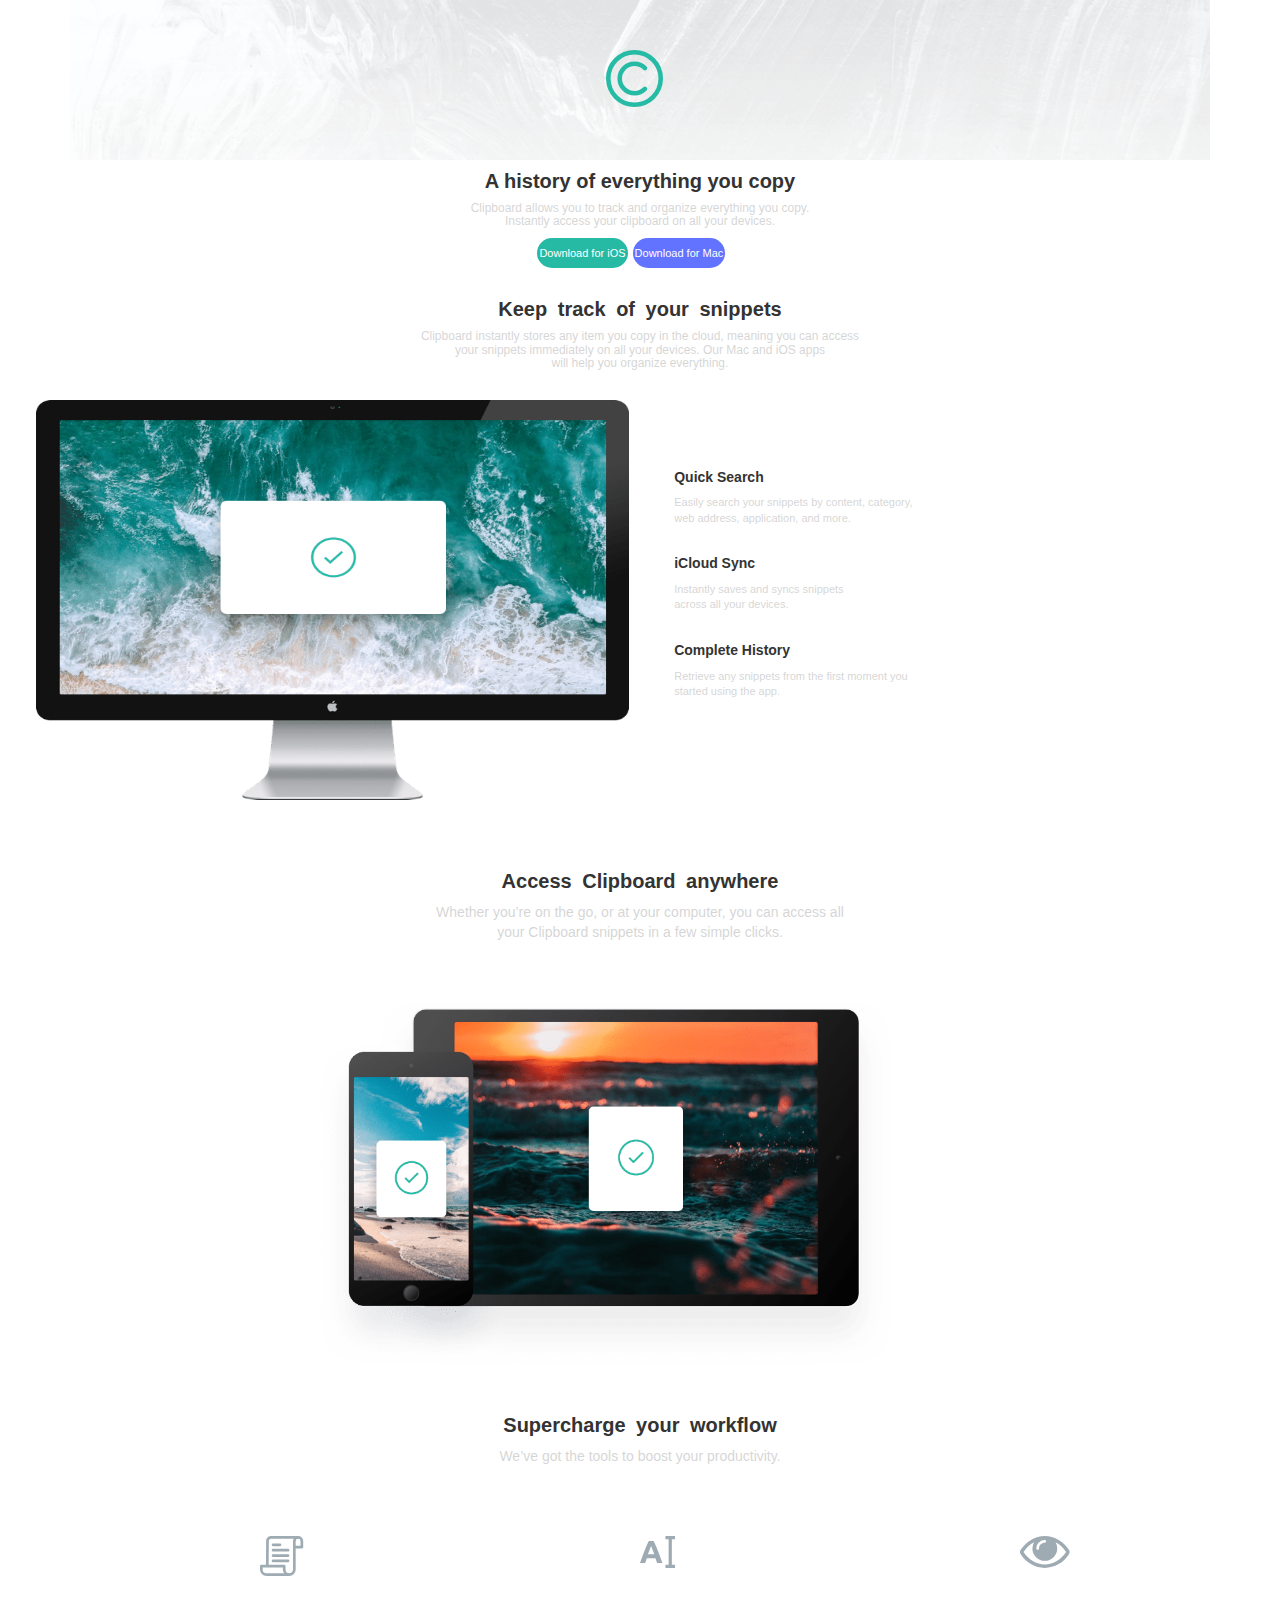
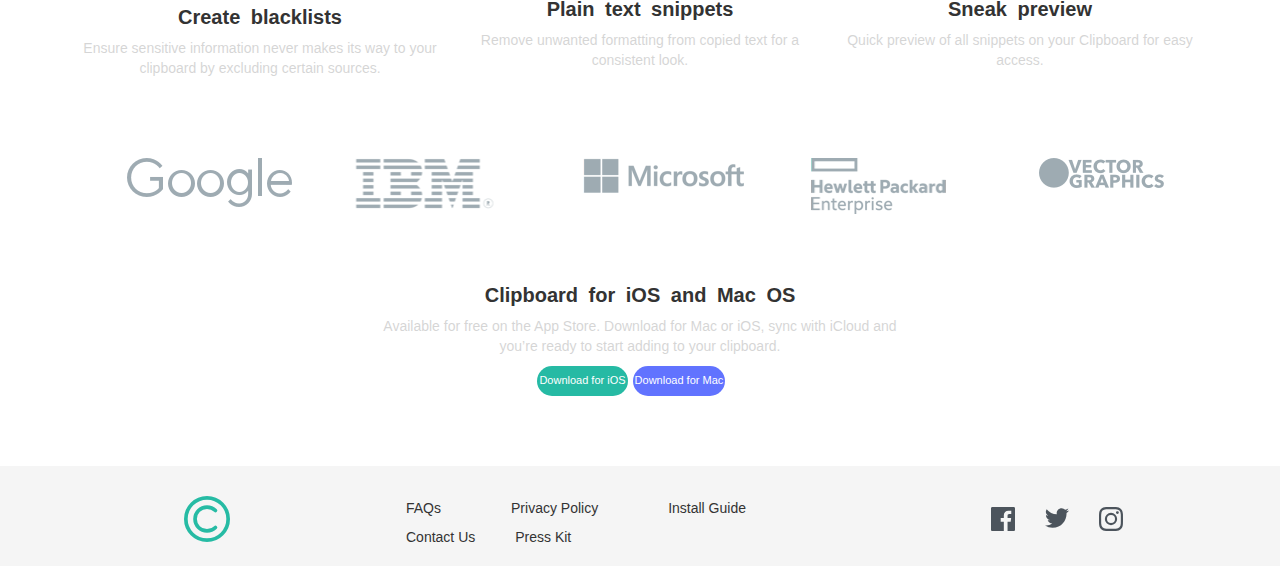
<file: clipboard-landing-page-master/index.html>
<!DOCTYPE html>
<html lang="en">

<head>
    <meta charset="UTF-8">
    <meta http-equiv="X-UA-Compatible" content="IE=edge">
    <meta name="viewport" content="width=device-width, initial-scale=1.0">
    <link rel="icon" type="image/png" sizes="32x32" href="./images/favicon-32x32.png">
    <title>Frontend Mentor | Clipboard landing page</title>
    <link rel="stylesheet" href="./css/bootstrap.css">
    <link rel="stylesheet" href="./css/bootstrap.min.css">
    <link rel="stylesheet" href="./css/font-awesome.min.css">
    <link rel="stylesheet" href="./css/style.css">
</head>

<body>
    <header>
        <div class="container">
            <div class="back">
                <div class="logo"> <img src="./images/logo.svg" alt=""></div>
            </div>
            <div id="write">
                <h4> A history of everything you copy</h4>
                <h6>Clipboard allows you to track and organize everything you copy. <br> Instantly access your clipboard on all your devices.</h6>
                <div class="row1">
                    <div id="os"> <button class="ios" type="submit"> Download for iOS</button></div>
                    <div id="ac"><button class="mac" type="submit">Download for Mac </button></div>
                </div>
            </div>
        </div>
    </header>
    <main>
        <div class="container">
            <div id="note">
                <h4> Keep track of your snippets </h4>
                <h6>Clipboard instantly stores any item you copy in the cloud, meaning you can access <br> your snippets immediately on all your devices. Our Mac and iOS apps <br> will help you organize everything.
                </h6>
            </div>
            <div class="row2">
                <img src="./images/image-computer.png" alt="">
            </div>
            <div class="relate">
                <div id="text">
                    <h5> Quick Search</h5>
                    <p> Easily search your snippets by content, category, <br> web address, application, and more.</p>

                    <h5> iCloud Sync</h5>
                    <P>Instantly saves and syncs snippets <br> across all your devices.</P>
                    <h5> Complete History</h5>
                    <p> Retrieve any snippets from the first moment you <br> started using the app.
                    </p>
                </div>
            </div>
            <div class="row3">
                <h4> Access Clipboard anywhere</h4>
                <p> Whether you’re on the go, or at your computer, you can access all <br> your Clipboard snippets in a few simple clicks.</p>
            </div>
            <div class="row4">
                <img src="./images/image-devices.png" alt="">
            </div>
            <div class="row5">
                <h4>Supercharge your workflow</h4>
                <p> We’ve got the tools to boost your productivity.</p>
            </div>
            <div class="row6">
                <div id="book">
                    <img src="./images/icon-blacklist.svg" alt="">
                    <h5> Create blacklists</h5>
                    <p>Ensure sensitive information never makes its way to your clipboard by excluding certain sources.</p>
                </div>
                <div id="book">
                    <img src="./images/icon-text.svg" alt="">
                    <h5>Plain text snippets </h5>
                    <p> Remove unwanted formatting from copied text for a consistent look.</p>
                </div>
                <div id="book">
                    <img src="./images/icon-preview.svg" alt="">
                    <h5>Sneak preview</h5>
                    <p>Quick preview of all snippets on your Clipboard for easy access. </p>
                </div>
            </div>
            <div class="row7">
                <div id="micro">
                    <img src="./images/logo-google.png" alt="">
                </div>
                <div id="micro">
                    <img src="./images/logo-ibm.png" alt="">
                </div>
                <div id="micro">
                    <img src="./images/logo-microsoft.png" alt="">
                </div>
                <div id="micro">
                    <img src="./images/logo-hp.png" alt="">
                </div>
                <div id="micro">
                    <img src="./images/logo-vector-graphics.png" alt="">
                </div>
            </div>
            <div class="row8">
                <h5>Clipboard for iOS and Mac OS</h5>
                <p> Available for free on the App Store. Download for Mac or iOS, sync with iCloud and <br> you’re ready to start adding to your clipboard.
                </p>
            </div>
            <div class="row9">
                <div id="os"> <button class="ios" type="submit"> Download for iOS</button></div>
                <div id="ac"> <button class="mac" type="submit">Download for Mac </button></div>
            </div>
        </div>
    </main>
    <footer>
        <div class="container">
            <div id="icon">
                <img src="./images/logo.svg" alt="">
            </div>
            <div id="word">
                <p>FAQs</p>
                <p>Privacy Policy</p>
                <p>Install Guide</p>
            </div>
            <div id="remain">
                <p>Contact Us</p>
                <p> Press Kit</p>
            </div>
            <div id="media">
                <div id="face">
                    <a href="facebook"> <img src="./images/icon-facebook.svg" alt=""></a>
                </div>
                <div id="face">
                    <a href="twitter"><img src="./images/icon-twitter.svg" alt=""></a>
                </div>
                <div id="face">
                    <a href=""><img src="./images/icon-instagram.svg" alt=""></a>
                </div>
            </div>
        </div>
    </footer>
</body>

</html>
</file>
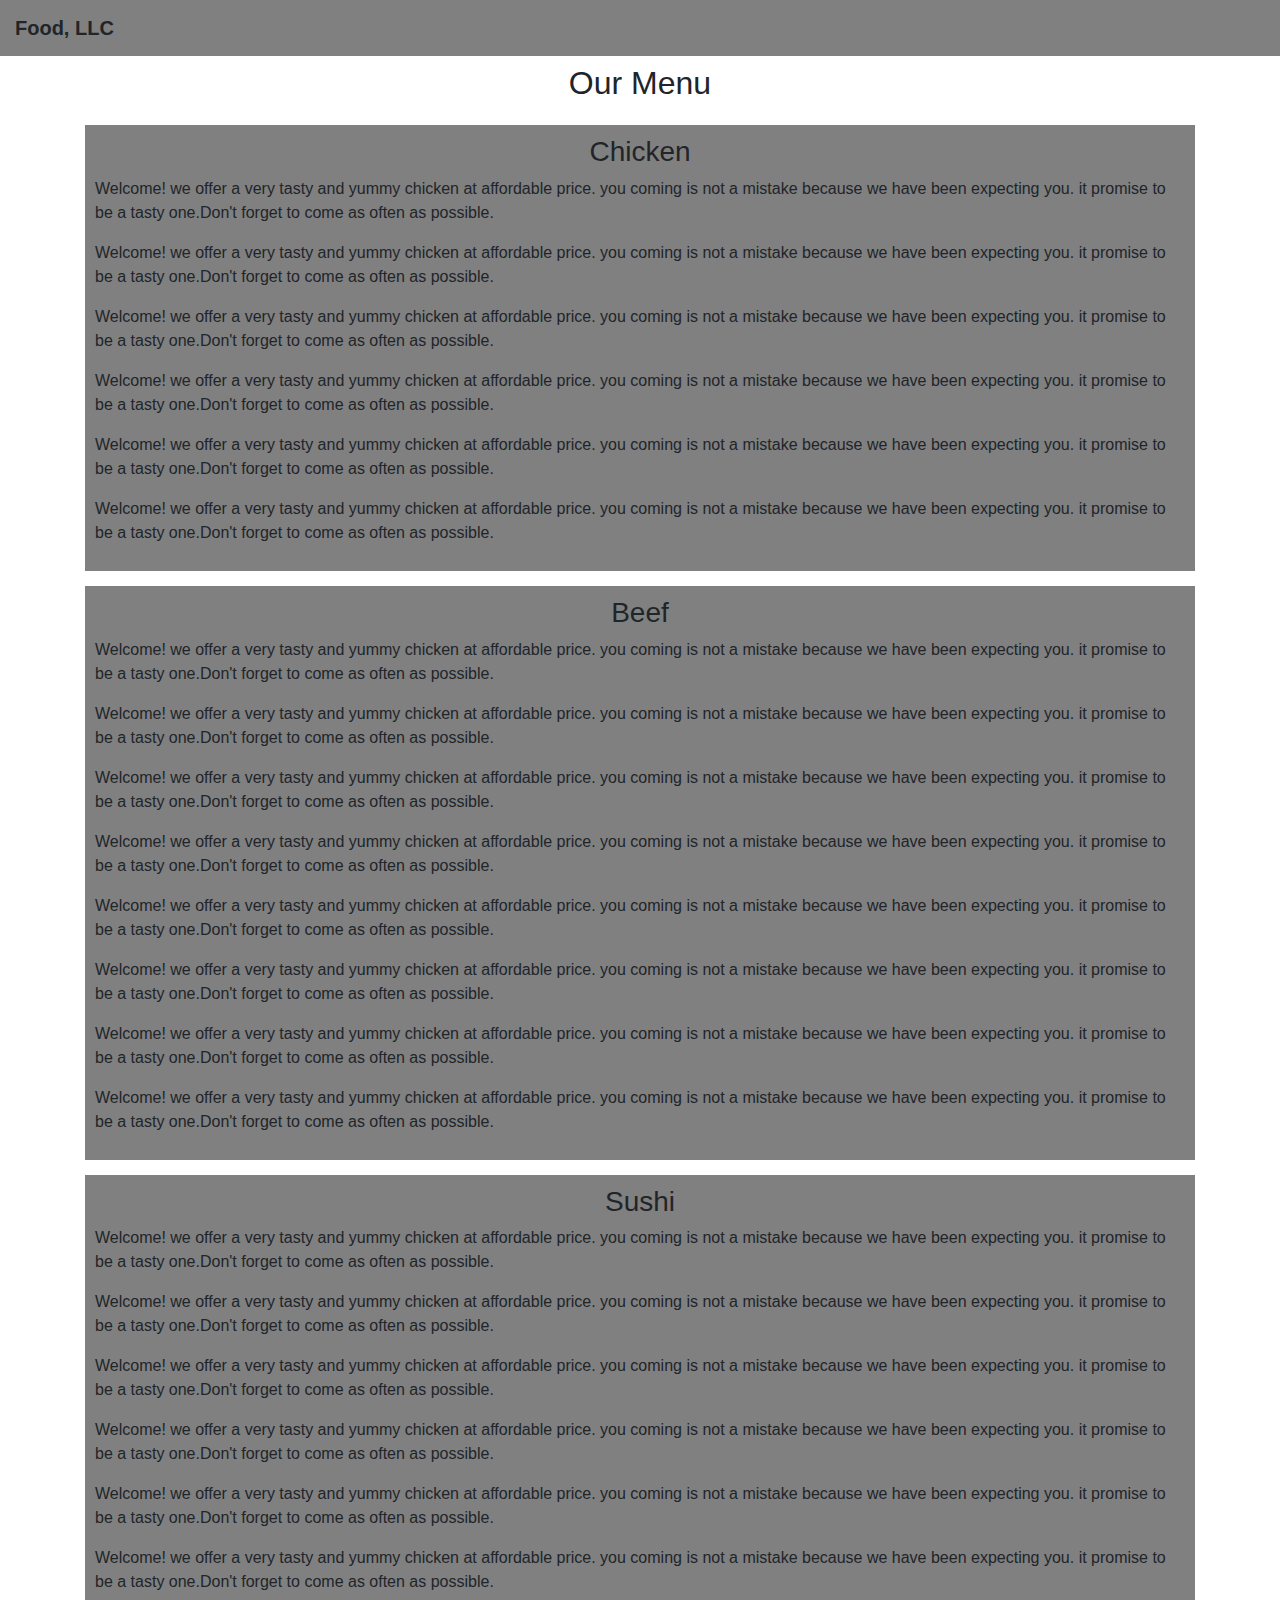
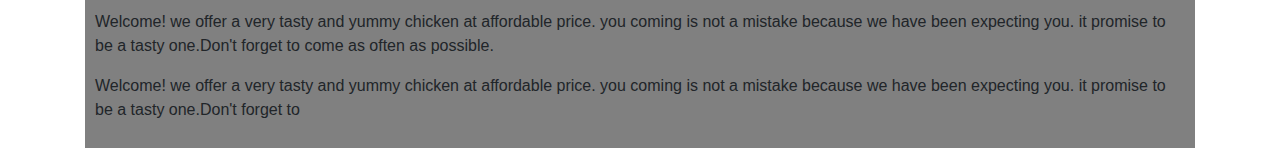
<file: module-3/index.html>
<!DOCTYPE html>
<html>

<head>
    <meta charset="UTF-8">
    <meta http-equiv="X-UA-Compatible" content="IE=edge">
    <meta name="viewport" content="width=device-width, initial-scale=1.0">
    <title>assignment solution for module 3</title>
    <link rel="stylesheet" href="css/bootstrap.css">
    <link rel="stylesheet" href="css/font-awesome.min.css">
    <link rel="stylesheet" href="css/assignment3.css">
</head>

<body>
    <header>
        <nav id="header-nav" class="navbar navbar-default">
            <div class="container-fluid">
                <h1 class="navbar-brand">
                    Food, LLC </h1>
                <button type="button" class="navbar-toggle collapsed" data-toggle="collapse" data-target="#collapsible-nav" aria-expanded="false">
                    <span class="sr-only">Toggle navigation</span>
                    <span class="icon-bar fa fa-bars"></span>
                </button>
                <div id="collapsible-nav" class="collapse navbar-collapse">
                    <ul id="nav-list" class="nav navbar-nav navbar-right">
                        <li class="text-center">Chicken</li>
                        <li class="text-center">Beef</li>
                        <li class="text-center">Sushi</li>
                    </ul>
                </div>
            </div>
        </nav>
    </header>
    <main>
        <h2 class="text-center">Our Menu</h2>
        <div class="container">
            <div class="row">
                <div class="col-12">
                    <div class="chicken">
                        <h3 class="text-center">Chicken</h3>
                        <p>Welcome! we offer a very tasty and yummy chicken at affordable price. you coming is not a mistake because we have been expecting you. it promise to be a tasty one.Don't forget to come as often as possible.</p>
                        Welcome! we offer a very tasty and yummy chicken at affordable price. you coming is not a mistake because we have been expecting you. it promise to be a tasty one.Don't forget to come as often as possible.</p>
                        Welcome! we offer a very tasty and yummy chicken at affordable price. you coming is not a mistake because we have been expecting you. it promise to be a tasty one.Don't forget to come as often as possible.</p>
                        Welcome! we offer a very tasty and yummy chicken at affordable price. you coming is not a mistake because we have been expecting you. it promise to be a tasty one.Don't forget to come as often as possible.</p>
                        Welcome! we offer a very tasty and yummy chicken at affordable price. you coming is not a mistake because we have been expecting you. it promise to be a tasty one.Don't forget to come as often as possible.</p>
                        Welcome! we offer a very tasty and yummy chicken at affordable price. you coming is not a mistake because we have been expecting you. it promise to be a tasty one.Don't forget to come as often as possible.</p> 
                    </div>
                </div>

                <div class="col-12">
                    <div class="beef">
                        <h3 class="text-center">Beef</h3>
                        Welcome! we offer a very tasty and yummy chicken at affordable price. you coming is not a mistake because we have been expecting you. it promise to be a tasty one.Don't forget to come as often as possible.</p>
                        Welcome! we offer a very tasty and yummy chicken at affordable price. you coming is not a mistake because we have been expecting you. it promise to be a tasty one.Don't forget to come as often as possible.</p>
                        Welcome! we offer a very tasty and yummy chicken at affordable price. you coming is not a mistake because we have been expecting you. it promise to be a tasty one.Don't forget to come as often as possible.</p>
                        Welcome! we offer a very tasty and yummy chicken at affordable price. you coming is not a mistake because we have been expecting you. it promise to be a tasty one.Don't forget to come as often as possible.</p>
                        Welcome! we offer a very tasty and yummy chicken at affordable price. you coming is not a mistake because we have been expecting you. it promise to be a tasty one.Don't forget to come as often as possible.</p>
                        Welcome! we offer a very tasty and yummy chicken at affordable price. you coming is not a mistake because we have been expecting you. it promise to be a tasty one.Don't forget to come as often as possible.</p>
                        Welcome! we offer a very tasty and yummy chicken at affordable price. you coming is not a mistake because we have been expecting you. it promise to be a tasty one.Don't forget to come as often as possible.</p>
                        Welcome! we offer a very tasty and yummy chicken at affordable price. you coming is not a mistake because we have been expecting you. it promise to be a tasty one.Don't forget to come as often as possible.</p> 
                    </div>
                </div>

                <div class="col-12">
                    <div class="sushi">
                        <h3 class="text-center">Sushi</h3>
                        <p>Welcome! we offer a very tasty and yummy chicken at affordable price. you coming is not a mistake because we have been expecting you. it promise to be a tasty one.Don't forget to come as often as possible.</p>
                        <p>Welcome! we offer a very tasty and yummy chicken at affordable price. you coming is not a mistake because we have been expecting you. it promise to be a tasty one.Don't forget to come as often as possible.</p>
                        <p>Welcome! we offer a very tasty and yummy chicken at affordable price. you coming is not a mistake because we have been expecting you. it promise to be a tasty one.Don't forget to come as often as possible.</p>
                        <p>Welcome! we offer a very tasty and yummy chicken at affordable price. you coming is not a mistake because we have been expecting you. it promise to be a tasty one.Don't forget to come as often as possible.</p>
                        <p>Welcome! we offer a very tasty and yummy chicken at affordable price. you coming is not a mistake because we have been expecting you. it promise to be a tasty one.Don't forget to come as often as possible.</p>
                        <p>Welcome! we offer a very tasty and yummy chicken at affordable price. you coming is not a mistake because we have been expecting you. it promise to be a tasty one.Don't forget to come as often as possible.</p>
                        <p>Welcome! we offer a very tasty and yummy chicken at affordable price. you coming is not a mistake because we have been expecting you. it promise to be a tasty one.Don't forget to come as often as possible.</p>
                        <p>Welcome! we offer a very tasty and yummy chicken at affordable price. you coming is not a mistake because we have been expecting you. it promise to be a tasty one.Don't forget to</p>
                    </div>
                </div>
            </div>
        </div>
    </main>
    <script src="js/jquery-3.6.0.min.js"></script>
    <script src="js/bootstrap.js"></script>

</body>

</html>
</file>
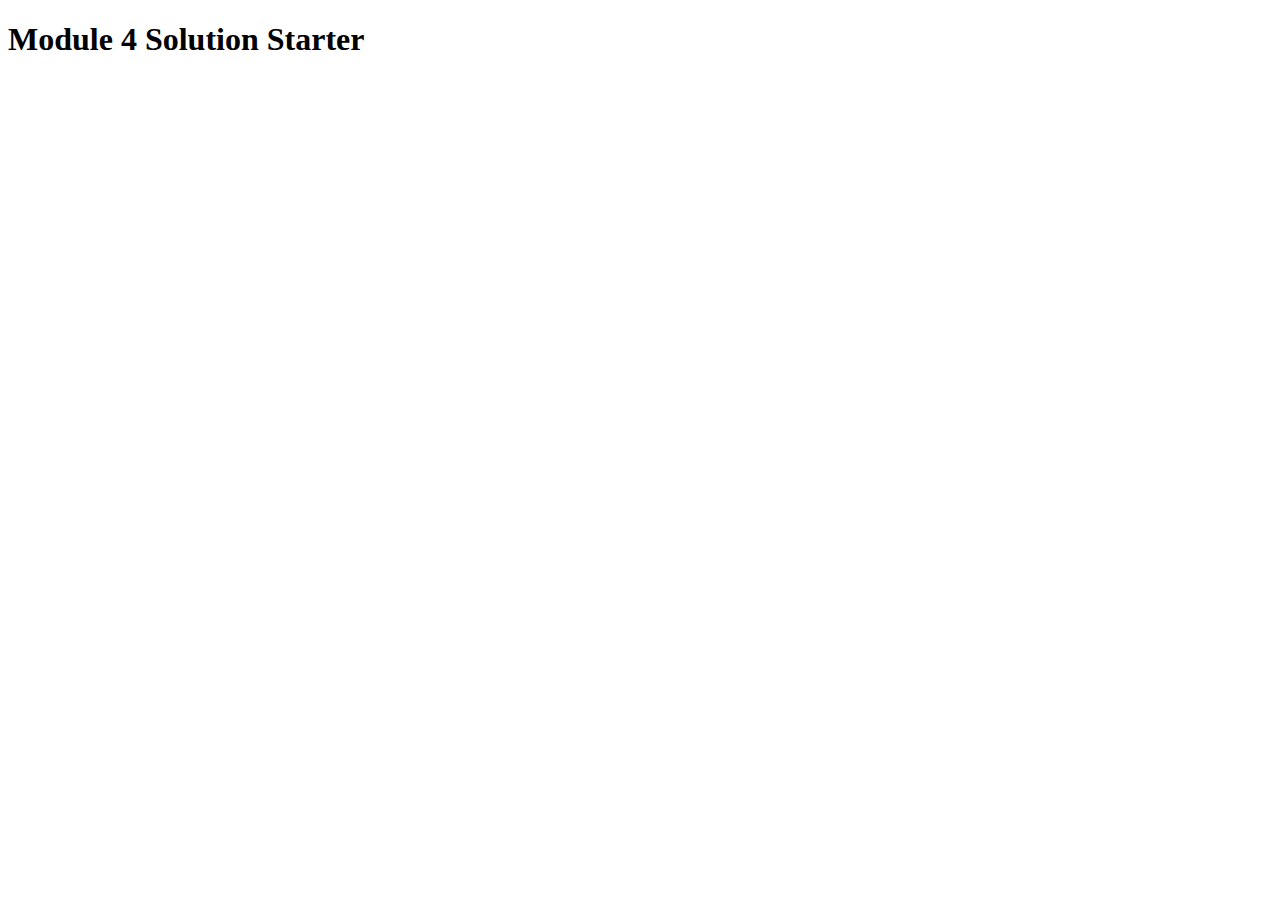
<file: module-4/index.html>
<!DOCTYPE html>
<html>

<head>
    <meta charset="utf-8">
    <title>Module 4 Solution Starter</title>
</head>

<body>
    <h1>Module 4 Solution Starter</h1>
    <script src="SpeakHello.js"></script>
    <script src="SpeakGoodBye.js"></script>
    <script src="script.js"></script>
</body>

</html>
</file>
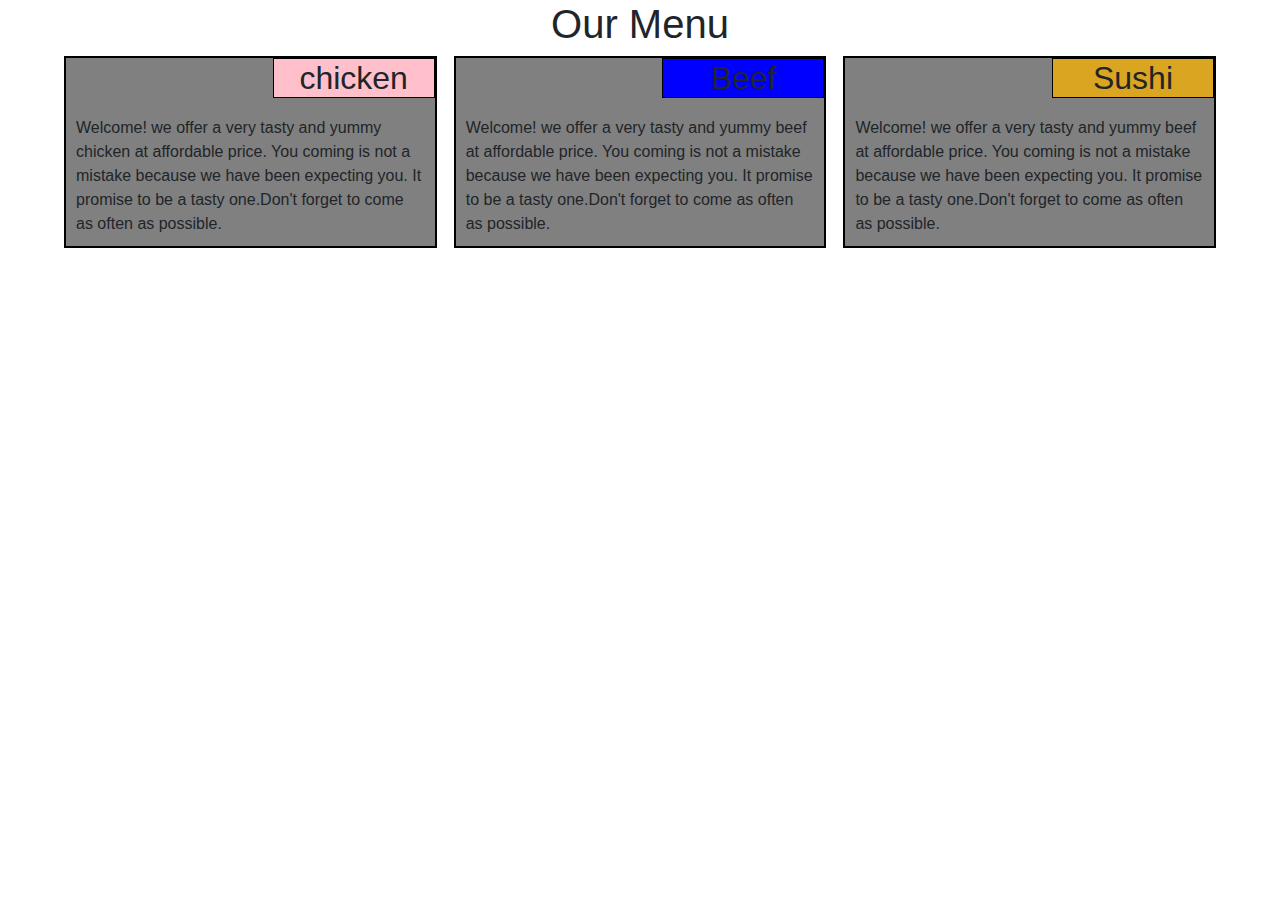
<file: site/index.html>
<!DOCTYPE html>
<html>

<head>
    <meta charset="UTF-8">
    <meta http-equiv="X-UA-Compatible" content="IE=edge">
    <meta name="viewport" content="width=device-width, initial-scale=1.0">
    <title>assignment solution for module 2</title>
    <link rel="stylesheet" href="assignment2-1.css">
</head>

<body>
    <div class="wrapper">
        <h1>Our Menu</h1>
        <div class="row">
            <div class="flexing">
                <div class="chicken">

                    <h2>chicken</h2>

                    <p>Welcome! we offer a very tasty and yummy chicken at affordable price. You coming is not a mistake because we have been expecting you. It promise to be a tasty one.Don't forget to come as often as possible.</p>
                </div>
            </div>
            <div class="flexing">
                <div class="beef">

                    <h2>Beef</h2>

                    <p>Welcome! we offer a very tasty and yummy beef at affordable price. You coming is not a mistake because we have been expecting you. It promise to be a tasty one.Don't forget to come as often as possible.</p>
                </div>
            </div>
            <div class="flexing">
                <div class="sushi">

                    <h2>Sushi</h2>

                    <p>Welcome! we offer a very tasty and yummy beef at affordable price. You coming is not a mistake because we have been expecting you. It promise to be a tasty one.Don't forget to come as often as possible.</p>
                </div>
            </div>
        </div>
    </div>
</body>

</html>
</file>
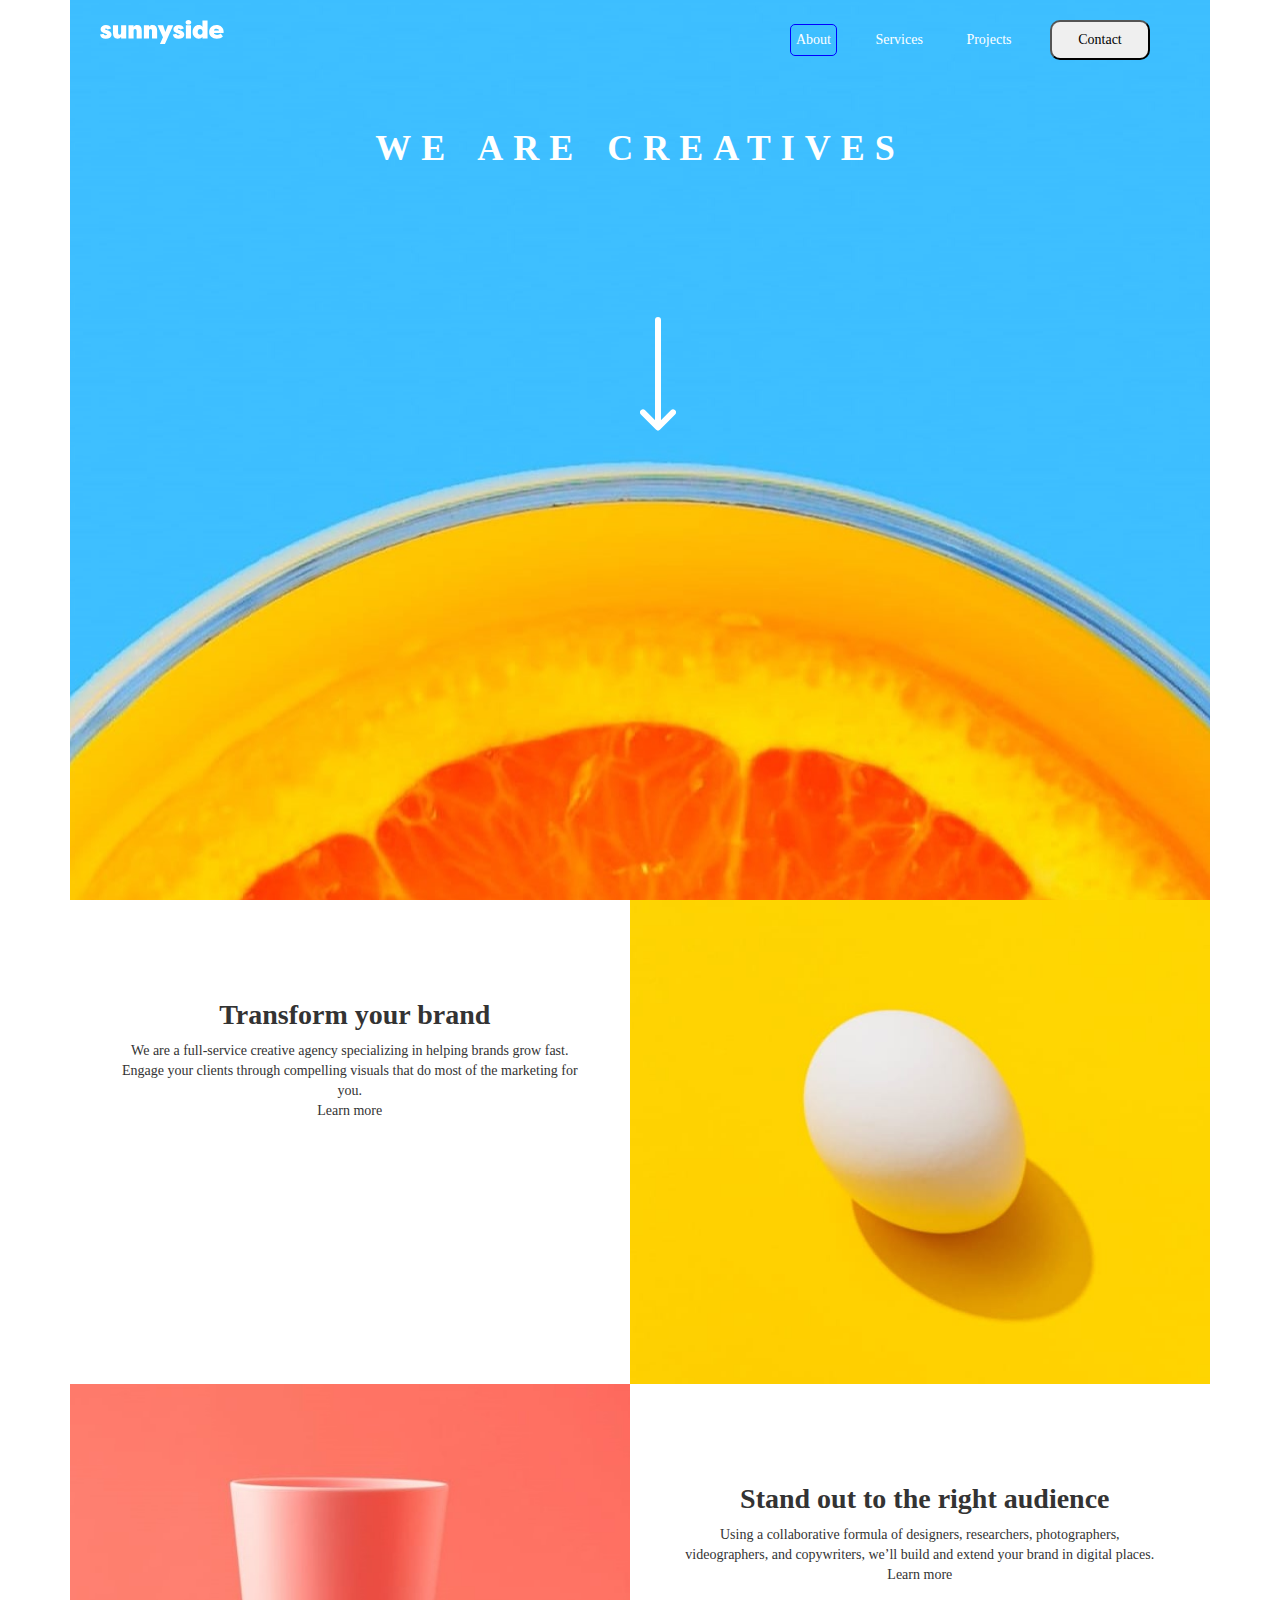
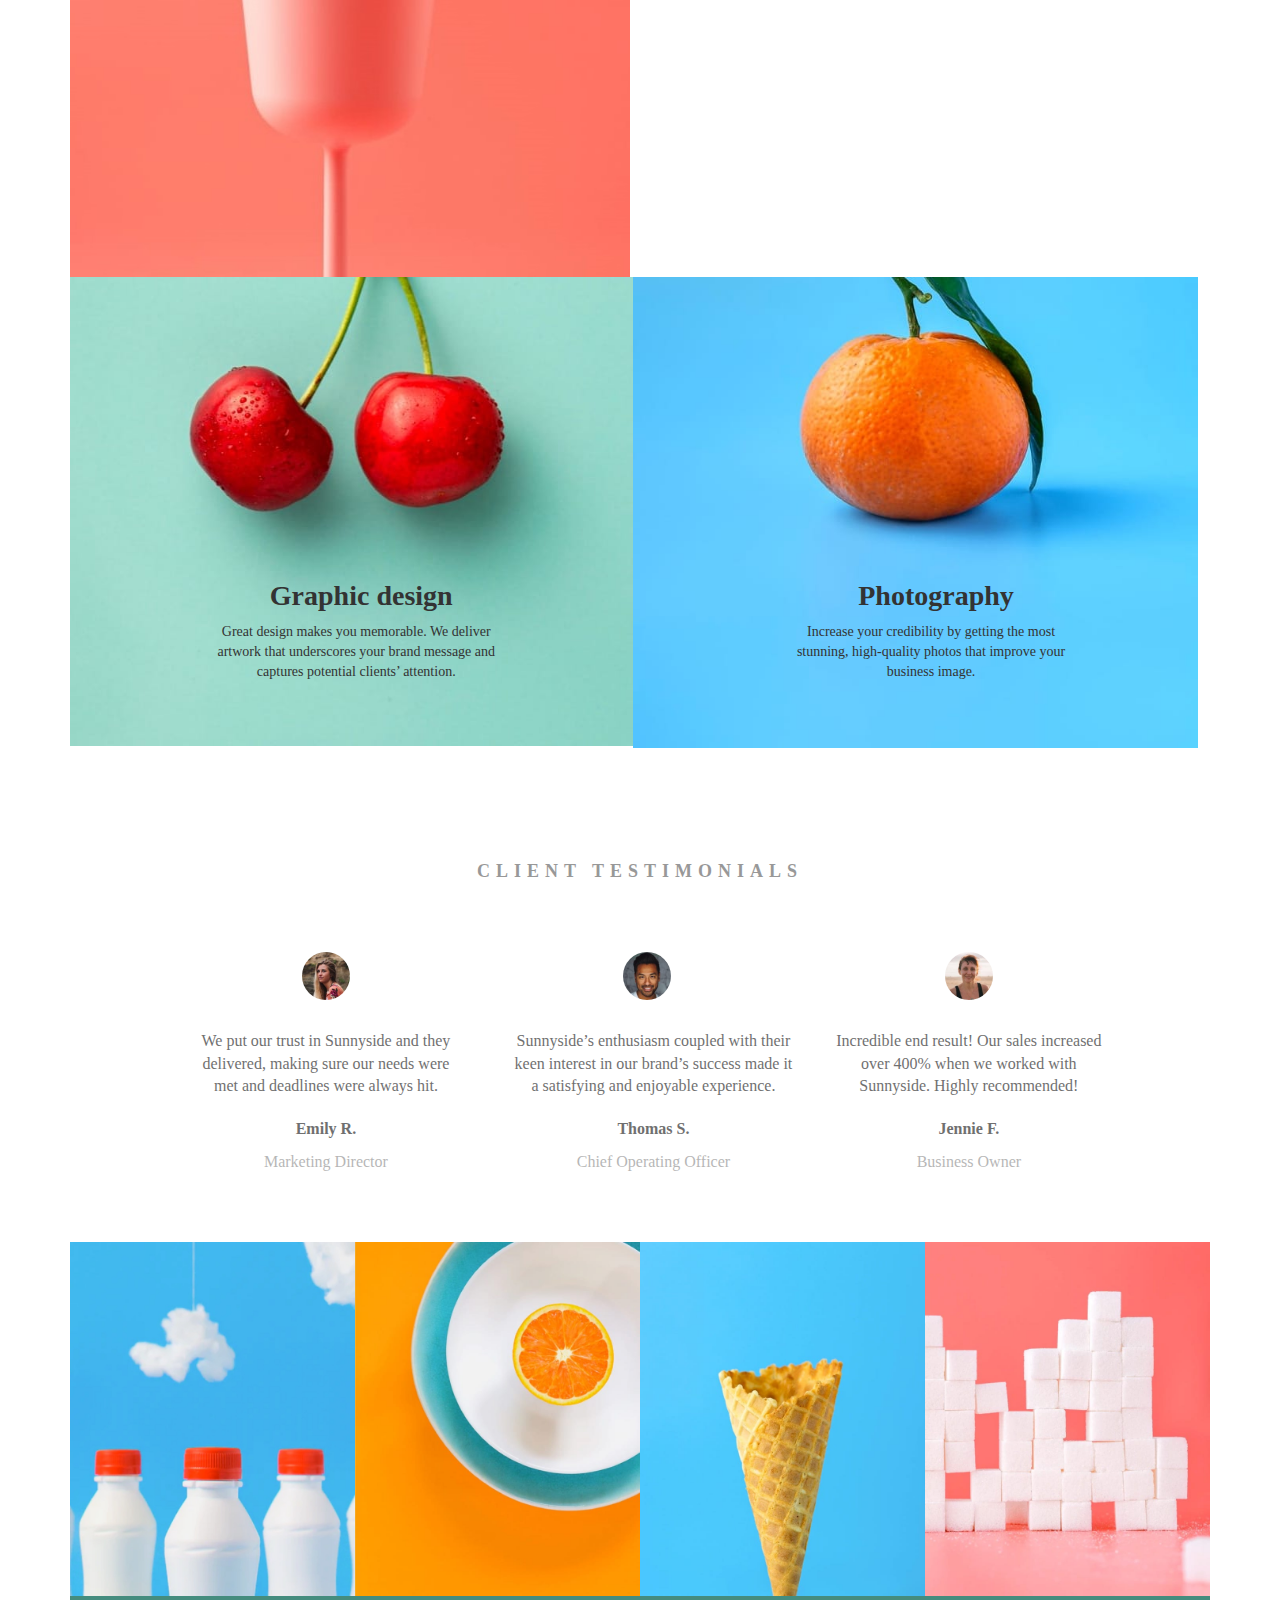
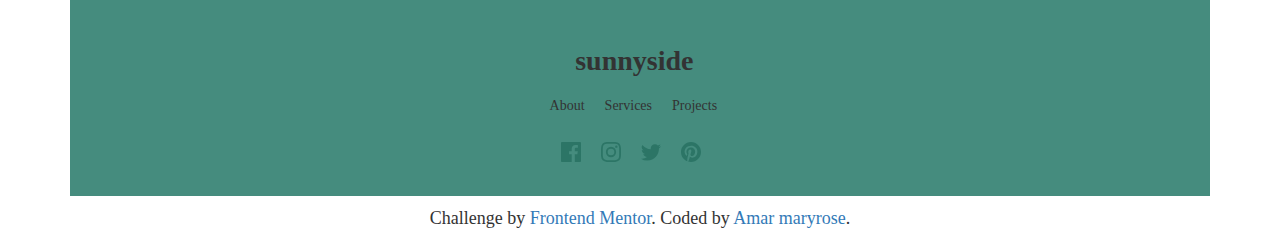
<file: sunnyside-agency-landing-page-main/index.html>
<!DOCTYPE html>
<html lang="en">

<head>
    <meta charset="UTF-8">
    <meta http-equiv="X-UA-Compatible" content="IE=edge">
    <meta name="viewport" content="width=device-width, initial-scale=1.0">
    <link rel="icon" type="image/png" sizes="32x32" href="./images/favicon-32x32.png">
    <title>Frontend Mentor | Sunnyside agency landing page</title>
    <link rel="stylesheet" href="./css/bootstrap.css">
    <link rel="stylesheet" href="./css/bootstrap.min.css">
    <link rel="stylesheet" href="./css/font-awesome.min.css">
    <link rel="stylesheet" href="./css/style.css">
</head>

<body>
    <header>
        <div class="container">
            <div class="header">
                <nav>
                    <label for="logo">
    <img src="./images/logo.svg" alt="">
</label>
                    <ul>
                        <li>
                            <a class="active" href="about"> About</a>
                        </li>
                        <li>
                            <a href="service">  Services</a>
                        </li>
                        <li>
                            <a href="project">  Projects</a>
                        </li>
                        <li>
                            <button>  <a href="Contact"> Contact </a></button>
                        </li>
                    </ul>
                    <div class="bar">
                        <i class="fa fa-bars"></i>
                    </div>
                </nav>
                <div id="write">
                    <h1>We are creatives</h1>
                </div>
                <div class="arrow">
                    <img src="./images/icon-arrow-down.svg" alt="">
                </div>
            </div>
        </div>
    </header>
    <main>
        <div class="container">
            <div class="row1">
                <div class="egg">
                    <img src="./images/desktop/image-transform.jpg" alt="">
                </div>
                <div class="brand">
                    <h4> Transform your brand</h4>
                    <p>
                        We are a full-service creative agency specializing in helping brands grow fast. Engage your clients through compelling visuals that do most of the marketing for you. <br> <span> Learn more </span>
                    </p>
                </div>

            </div>
            <div class="row2">
                <div class="egg">
                    <img src="./images/desktop/image-stand-out.jpg" alt="">
                </div>
                <div class="brand">
                    <h4> Stand out to the right audience</h4>
                    <p>
                        Using a collaborative formula of designers, researchers, photographers, videographers, and copywriters, we’ll build and extend your brand in digital places. <br> <span> Learn more  </span>
                    </p>
                </div>
            </div>
            <div class="row3">
                <div class="orange">
                    <img src="./images/desktop/image-graphic-design.jpg" alt="">
                    <div id="design">
                        <h4> Graphic design</h4>
                        <p> Great design makes you memorable. We deliver artwork that underscores your brand message and captures potential clients’ attention.</p>
                    </div>
                </div>
                <div class="photo">
                    <img src="./images/desktop/image-photography.jpg" alt="">
                    <div id="graphy">
                        <h4> Photography</h4>
                        <p> Increase your credibility by getting the most stunning, high-quality photos that improve your business image.</p>
                    </div>
                </div>
            </div>
            <div class="row4">
                <h3>Client testimonials</h3>
                <div class="pic">
                    <div id="pics">
                        <img src="./images/image-emily.jpg" alt="">
                        <p>We put our trust in Sunnyside and they delivered, making sure our needs were met and deadlines were always hit. <br>
                            <span id="not"> Emily R.</span> <br> <span id="own"> Marketing Director  </span></p>
                    </div>
                    <div id="pics">
                        <img src="./images/image-thomas.jpg" alt="">
                        <p id="thomas">Sunnyside’s enthusiasm coupled with their keen interest in our brand’s success made it a satisfying and enjoyable experience. <br> <span id="not"> Thomas
                            S.</span > <br> <span id="own"> Chief Operating Officer  </span></p>
                    </div>
                    <div id="pics">
                        <img src="./images/image-jennie.jpg" alt="">
                        <p>Incredible end result! Our sales increased over 400% when we worked with Sunnyside. Highly recommended! <br> <span id="not"> Jennie F.</span> <br><span id="own"> Business Owner </span></p>
                    </div>
                </div>
            </div>
            <div class="row5">
                <div id="sugar">
                    <img src="./images/desktop/image-gallery-milkbottles.jpg" alt="">
                </div>
                <div id="sugar">
                    <img src="./images/desktop/image-gallery-orange.jpg" alt="">
                </div>
                <div id="sugar">
                    <img src="./images/desktop/cone.jpg" alt="">
                </div>
                <div id="sugar">
                    <img src="./images/desktop/image-gallery-sugarcubes.jpg" alt="">
                </div>
            </div>
            <footer>
                <div class="container">
                    <h4>sunnyside</h4>
                    <div class="log">
                        <p>About</p>
                        <p>Services</p>
                        <p>Projects</p>
                    </div>
                    <div class="media">
                        <div id="face">
                            <a href="facebook"> <img src="./images/icon-facebook.svg" alt=""></a>
                        </div>
                        <div id="face">
                            <a href="instagram"> <img src="./images/icon-instagram.svg" alt=""></a>
                        </div>
                        <div id="face">
                            <a href="twitter"> <img src="./images/icon-twitter.svg" alt=""></a>
                        </div>
                        <div id="face">
                            <a href="pinterest"> <img src="./images/icon-pinterest.svg" alt=""></a>
                        </div>
                    </div>

                </div>

            </footer>
            <div class="att">
                Challenge by <a href="https://www.frontendmentor.io?ref=challenge" target="_blank">Frontend Mentor</a>. Coded by <a href="#"> Amar maryrose</a>.
            </div>
        </div>
    </main>

    <script src="./js/jquery-2.1.4.min.js"></script>
    <script src="./js/script.js"></script>
</body>

</html>
</file>
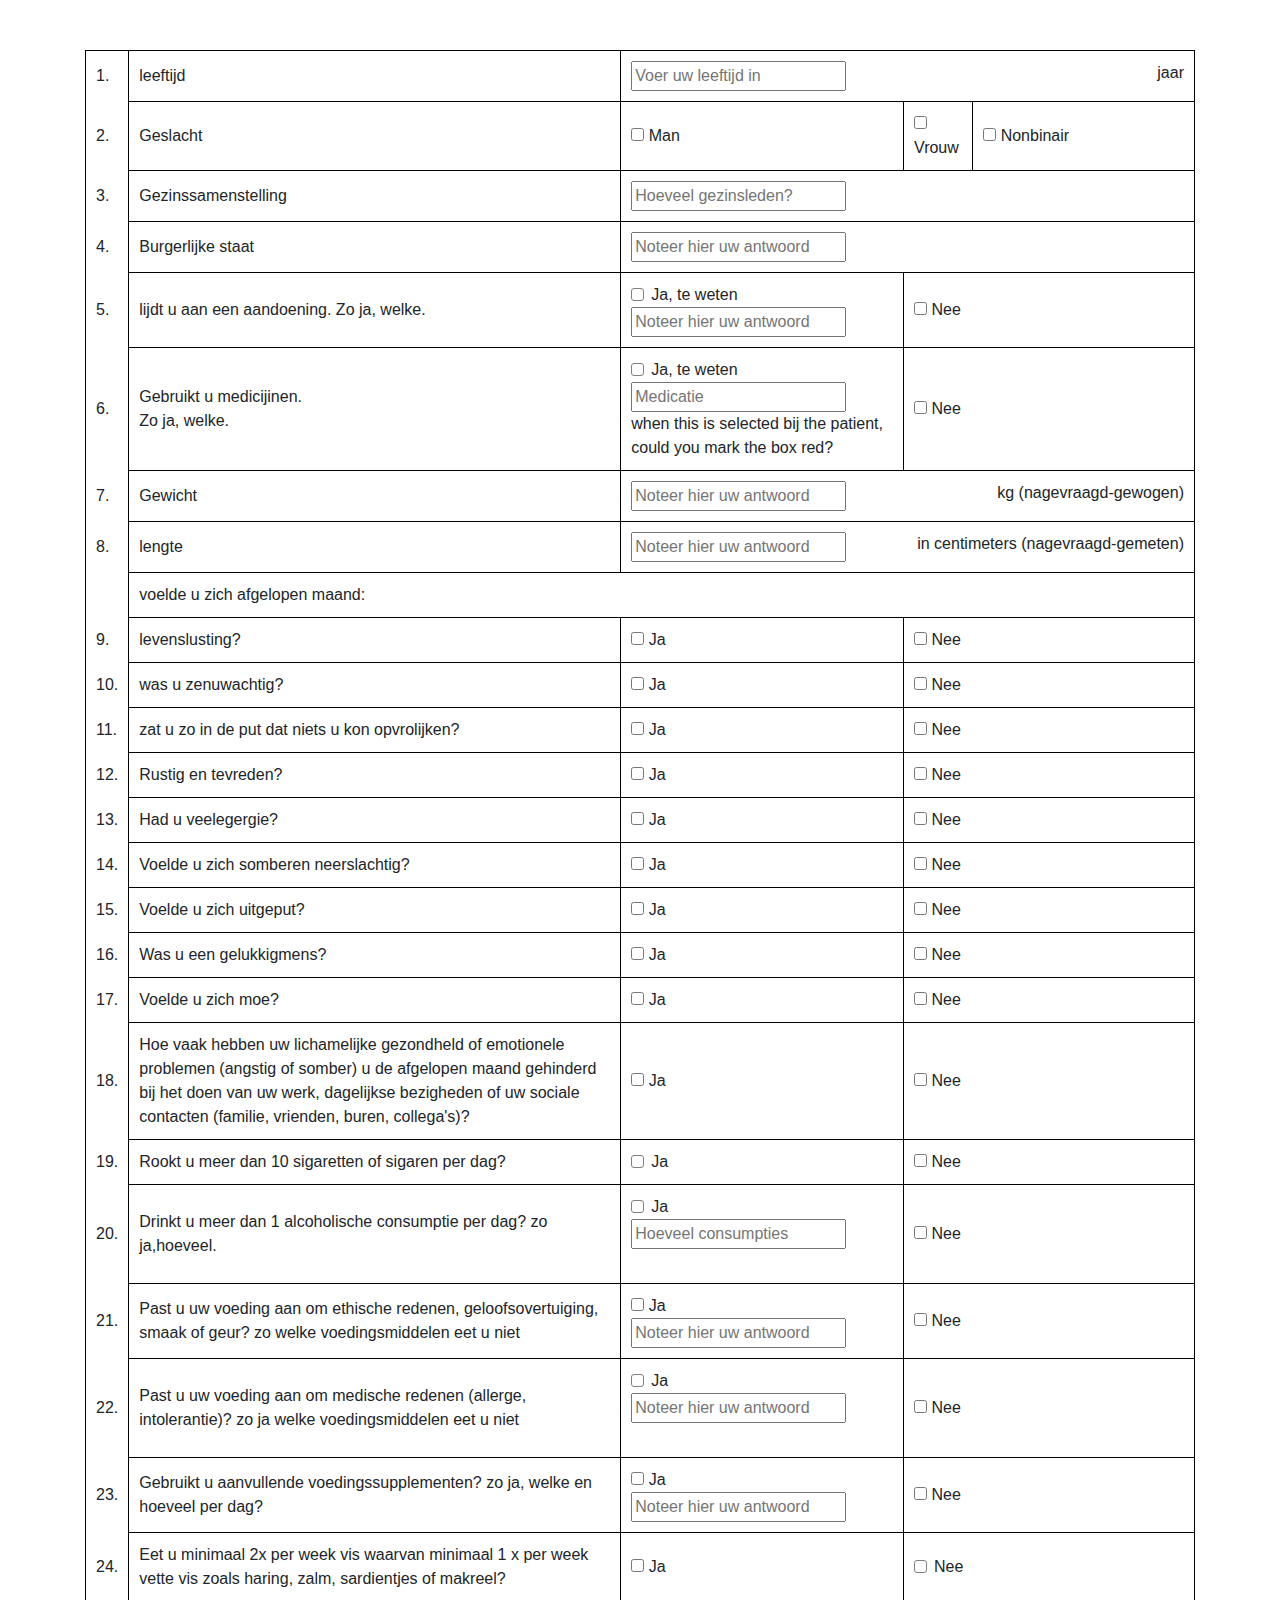
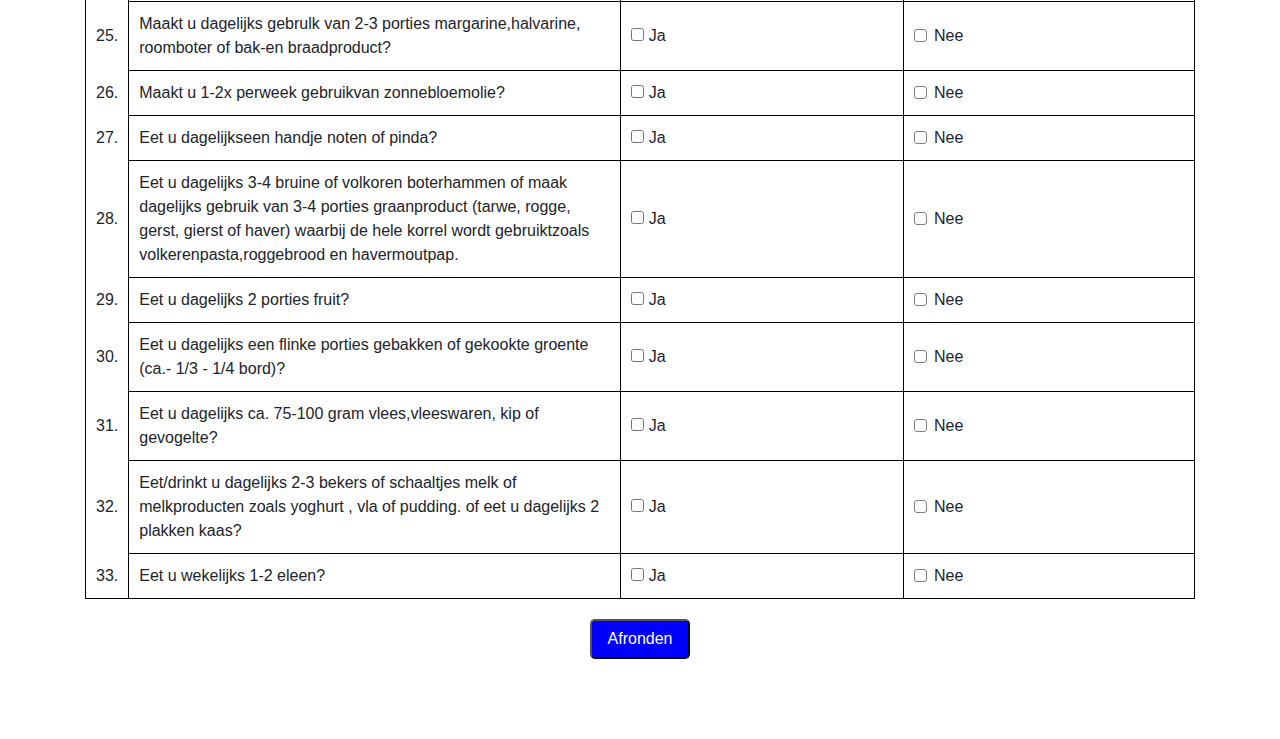
<file: tasty-form/index.html>
<!DOCTYPE html>
<html>
<head>
    <meta charset="UTF-8">
    <meta http-equiv="X-UA-Compatible" content="IE=edge">
    <meta name="viewport" content="width=device-width, initial-scale=1.0">
    <title>taster form</title>
    <link rel="stylesheet" href="css/bootstrap.css">
    <link rel="stylesheet" href="css/assignment3.css">
</head>

<body>
    <div class="container">
        <form id="data" name="data" method="post" action="index2.php" enctype="multipart/form-data">
            <table>
                <tr>
                    <td>1.</td>
                    <td>leeftijd</td>
                    <td colspan="3" id="1" class="form-field"> <input type="text" name="leef" id="leef" placeholder="Voer uw leeftijd in"> <span id="jaar">jaar</span>
                    <small></small>
                    </td>

                </tr>
                <tr class="has-checkbox">
                    <td>2.</td>
                    <td>Geslacht</td>
                    <td id="man"><input type="checkbox" name="ges" id="ges2" value="Man"> Man</td>
                    <td id="vow"><input type="checkbox" name="ges" id="gesm2" value="vrouw"> Vrouw</td>
                    <td id="red"> <input type="checkbox" name="ges" id="gesn2" value="Nonbinair"> Nonbinair</td>
                </tr>
                <tr>
                    <td>3.</td>
                    <td>Gezinssamenstelling</td>
                    <!-- <td colspan="3"><input type="number" placeholder="input a number 1-10"></td> -->
                    <td colspan="3" class="form-field">
                        <input type="text" placeholder="Hoeveel gezinsleden?" name="gezins" id="gezins">
                        <small></small>
                    </td>
                </tr>
                <tr>
                    <td>4.</td>
                    <td>Burgerlijke staat</td>
                    <td colspan="3" class="form-field">
                        <input type="text" placeholder="Noteer hier uw antwoord" id="burger" name="burger">
                        <small></small>
                    </td>
                </tr>
                <tr class="has-checkbox">
                    <td>5.</td>
                    <td>lijdt u aan een aandoening. Zo ja, welke.</td>
                    <td class="form-field">
                        <label class="main">Ja, te weten
                            <input type="checkbox" name="lij" id="lij5" class="text-depended text0" value="">
                            <span class="geekmark"></span>
                        </label>
                        <input type="text" placeholder="Noteer hier uw antwoord" id="text0" class="text-value" name="text0" id="text0">
                        <small></small>
                    </td>
                    <td colspan="2"> <input type="checkbox" name="lij" id="lijn5" value="nee" class="clear-values"> Nee</td>
                </tr>
                <tr class="has-checkbox">
                    <td>6.</td>
                    <td>Gebruikt u medicijinen. <br> Zo ja, welke. </td>
                    <td>
                        <label class="main">Ja, te weten
                            <input type="checkbox" name="medic" id="medic6" value="" class="text-depended text1">
                            <span class="geekmark"></span>
                        </label>
                        <input type="text" placeholder="Medicatie" name="text1" id="text1" class="text-value"> <br> when this is selected bij the
                        patient,
                        could you mark the box red?

                    </td>
                    <td colspan="2"><input type="checkbox" name="medic" id="medicn6" value="nee" class="clear-values"> Nee</td>

                </tr>
                <tr>
                    <td>7.</td>
                    <td>Gewicht</td>
                    <td colspan="3" class="form-field">
                        <input type="text" placeholder="Noteer hier uw antwoord" name="gewi" id="gewi">
                        <span id="jaar"> kg (nagevraagd-gewogen)</span>
                        <small></small>
                    </td>
                </tr>
                <tr>
                    <td>8.</td>
                    <td>lengte</td>
                    <td colspan="3" class="form-field">
                        <input type="text" placeholder="Noteer hier uw antwoord" name="lengte" id="lengte">
                        <span id="jaar">in centimeters (nagevraagd-gemeten) </span>
                        <small></small>
                    </td>
                </tr>
                <tr>
                    <td></td>
                    <td colspan="4">voelde u zich afgelopen maand:
                    </td>
                </tr>
                <tr class="has-checkbox">
                    <td>9.</td>
                    <td>levenslusting?</td>
                    <td> <input type="checkbox" name="lust" id="lust9" value="ja"> Ja</td>
                    <td colspan="2"> <input type="checkbox" name="lust" id="lustn9" value="nee"> Nee</td>
                </tr>
                <tr class="has-checkbox">
                    <td>10.</td>
                    <td>was u zenuwachtig?</td>
                    <td><input type="checkbox" name="was" id="was10" value="ja"> Ja</td>
                    <td colspan="2"> <input type="checkbox" name="was" id="wasn10" value="nee"> Nee</td>
                </tr>
                <tr class="has-checkbox blur-9">
                    <td>11.</td>
                    <td>zat u zo in de put dat niets u kon opvrolijken?</td>
                    <td><input type="checkbox" name="zat" id="zat11" value="ja"> Ja</td>
                    <td colspan="2"><input type="checkbox" name="zat" id="zatn11" value="nee"> Nee</td>
                </tr>
                <tr class="has-checkbox blur-11">
                    <td>12.</td>
                    <td>Rustig en tevreden?</td>
                    <td><input type="checkbox" name="rustig" id="rustig12" value="ja"> Ja</td>
                    <td colspan="2"><input type="checkbox" name="rustig" id="rustign12" value="nee"> Nee</td>
                </tr>
                <tr class="has-checkbox blur-11">
                    <td>13.</td>
                    <td>Had u veelegergie?</td>
                    <td><input type="checkbox" name="had" id="had13" value="ja"> Ja</td>
                    <td colspan="2"><input type="checkbox" name="had" id="hadn13" value="nee"> Nee</td>
                </tr>
                <tr class="has-checkbox blur-9">
                    <td>14.</td>
                    <td> Voelde u zich somberen neerslachtig?</td>
                    <td><input type="checkbox" name="neer" id="neer14" value="ja"> Ja</td>
                    <td colspan="2"><input type="checkbox" name="neer" id="neern14" value="nee"> Nee</td>
                </tr>
                <tr class="has-checkbox blur-9">
                    <td>15.</td>
                    <td> Voelde u zich uitgeput?</td>
                    <td><input type="checkbox" name="zich" id="zich15" value="ja"> Ja</td>
                    <td colspan="2"><input type="checkbox" name="zich" id="zichn15" value="nee"> Nee</td>
                </tr>
                <tr class="has-checkbox blur-11">
                    <td>16.</td>
                    <td> Was u een gelukkigmens?</td>
                    <td><input type="checkbox" name="geluk" id="geluk16" value="ja"> Ja</td>
                    <td colspan="2"><input type="checkbox" name="geluk" id="gelukn16" value="nee"> Nee</td>
                </tr>
                <tr class="has-checkbox">
                    <td>17.</td>
                    <td> Voelde u zich moe?</td>
                    <td><input type="checkbox" name="moe" id="moe17" value="ja"> Ja</td>
                    <td colspan="2"><input type="checkbox" name="moe" id="moen17" value="nee"> Nee</td>
                </tr>
                <tr class="has-checkbox">
                    <td>18.</td>
                    <td> Hoe vaak hebben uw lichamelijke gezondheld of emotionele problemen (angstig of somber) u de afgelopen maand
                        gehinderd bij het doen van uw werk, dagelijkse bezigheden of uw sociale contacten (familie, vrienden, buren,
                        collega's)?</td>
                    <td><input type="checkbox" name="vaak" id="vaak18" value="ja"> Ja</td>
                    <td colspan="2"><input type="checkbox" name="vaak" id="vaakn18" value="nee"> Nee</td>
                </tr>
                <tr class="has-checkbox">
                    <td>19.</td>
                    <td> Rookt u meer dan 10 sigaretten of sigaren per dag?</td>
                    <td>
                        <label class="main">Ja
                            <input type="checkbox" name="meer" id="meer19" value="ja">
                            <span class="geekmark"></span>
                        </label>
                    </td>
                    <td colspan="2"><input type="checkbox" name="meer" id="meern19" value="nee"> Nee</td>
                </tr>
                <tr class="has-checkbox">
                    <td>20.</td>
                    <td> Drinkt u meer dan 1 alcoholische consumptie per dag? zo ja,hoeveel.</td>
                    <td class="form-field">
                        <label class="main">Ja
                            <input type="checkbox" name="drinkt" id="drinkt20" value="" class="text-depended text2">
                            <span class="geekmark"></span>
                        </label>
                        <input type="text" placeholder="Hoeveel consumpties" name="text2" id="text2" class="text-value">
                        <small></small>
                        <br>
                    </td>
                    <td colspan="2"><input type="checkbox" name="drinkt" id="drinktn20" value="nee" class="clear-values"> Nee</td>
                </tr>
                <tr class="has-checkbox">
                    <td>21.</td>
                    <td> Past u uw voeding aan om ethische redenen, geloofsovertuiging, smaak of geur? zo welke voedingsmiddelen eet
                        u niet</td>
                    <td class="form-field">
                        <input type="checkbox" name="aan" id="aano21" value="" class="text-depended text3"> Ja <br><input type="text" placeholder="Noteer hier uw antwoord" name="text3" id="text3" class="text-value">
                        <small></small>
                    </td>
                    <td colspan="2"><input type="checkbox" name="aan" id="aanon21" value="nee" class="clear-values"> Nee</td>
                </tr>
                <tr class="has-checkbox">
                    <td>22.</td>
                    <td> Past u uw voeding aan om medische redenen (allerge, intolerantie)? zo ja welke voedingsmiddelen eet u niet
                    </td>
                    <td class="form-field">
                        <label class="main">Ja
                            <input type="checkbox" name="welke" id="welke22" value="" class="text-depended text4">
                            <span class="geekmark"></span>
                        </label>
                        <input type="text" placeholder="Noteer hier uw antwoord" id="text4" name="text4" class="text-value">
                        <small></small>
                        <br>
                    </td>
                    <td colspan="2"><input type="checkbox" name="welke" id="welken22" value="nee" class="clear-values"> Nee</td>
                </tr>
                <tr class="has-checkbox">
                    <td>23.</td>
                    <td> Gebruikt u aanvullende voedingssupplementen? zo ja, welke en hoeveel per dag?</td>
                    <td><input type="checkbox" name="supple" id="supple23" value="" class="text-depended text5"> Ja <br><input type="text"
                            placeholder="Noteer hier uw antwoord" name="text5" id="text5" class="text-value"> </td>
                    <td colspan="2"><input type="checkbox" name="supple" id="supplen23" value="nee" class="clear-values"> Nee</td>
                </tr>
                <tr class="has-checkbox">
                    <td>24.</td>
                    <td> Eet u minimaal 2x per week vis waarvan minimaal 1 x per week vette vis zoals haring, zalm, sardientjes of
                        makreel?</td>
                    <td><input type="checkbox" name="minimaal" id="minimaal24" value="ja"> Ja </td>
                    <td colspan="2">
                        <label class="main">Nee
                            <input type="checkbox" name="minimaal" id="minimaaln24" value="nee">
                            <span class="geekmark"></span>
                        </label>
                    </td>
                </tr>
                <tr class="has-checkbox">
                    <td>25.</td>
                    <td> Maakt u dagelijks gebrulk van 2-3 porties margarine,halvarine, roomboter of bak-en braadproduct?</td>
                    <td><input type="checkbox" name="dage" id="dage25" value="ja"> Ja </td>
                    <td colspan="2">
                        <label class="main">Nee
                            <input type="checkbox" name="dage" id="dagen25" value="nee">
                            <span class="geekmark"></span>
                        </label>
                    </td>
                </tr>
                <tr class="has-checkbox">
                    <td>26.</td>
                    <td> Maakt u 1-2x perweek gebruikvan zonnebloemolie?</td>
                    <td><input type="checkbox" name="maakt" id="maakt26" value="ja"> Ja </td>
                    <td colspan="2">
                        <label class="main">Nee
                            <input type="checkbox" name="maakt" id="maaktn26" value="nee">
                            <span class="geekmark"></span>
                        </label>
                    </td>
                </tr>
                <tr class="has-checkbox">
                    <td>27.</td>
                    <td> Eet u dagelijkseen handje noten of pinda?</td>
                    <td><input type="checkbox" name="hand" id="hand27" value="ja"> Ja </td>
                    <td colspan="2">
                        <label class="main">Nee
                            <input type="checkbox" name="hand" id="handn27" value="nee">
                            <span class="geekmark"></span>
                        </label>
                    </td>
                </tr>
                <tr class="has-checkbox">
                    <td>28.</td>
                    <td> Eet u dagelijks 3-4 bruine of volkoren boterhammen of maak dagelijks gebruik van 3-4 porties graanproduct
                        (tarwe, rogge, gerst, gierst of haver) waarbij de hele korrel wordt gebruiktzoals volkerenpasta,roggebrood
                        en havermoutpap.</td>
                    <td><input type="checkbox" name="bruine" id="bruine28" value="ja"> Ja </td>
                    <td colspan="2">
                        <label class="main">Nee
                            <input type="checkbox" name="bruine" id="bruinen28" value="nee">
                            <span class="geekmark"></span>
                        </label>
                    </td>
                </tr>
                <tr class="has-checkbox">
                    <td>29.</td>
                    <td> Eet u dagelijks 2 porties fruit?</td>
                    <td><input type="checkbox" name="fruit" id="fruit29" value="ja"> Ja </td>
                    <td colspan="2">
                        <label class="main">Nee
                            <input type="checkbox" name="fruit" id="fruitn29" value="nee">
                            <span class="geekmark"></span>
                        </label>
                    </td>
                </tr>
                <tr class="has-checkbox">
                    <td>30.</td>
                    <td> Eet u dagelijks een flinke porties gebakken of gekookte groente (ca.- 1/3 - 1/4 bord)?</td>
                    <td><input type="checkbox" name="flinke" id="flinke30" value="ja"> Ja </td>
                    <td colspan="2">
                        <label class="main">Nee
                            <input type="checkbox" name="flinke" id="flinken30" value="nee">
                            <span class="geekmark"></span>
                        </label>
                    </td>
                </tr>
                <tr class="has-checkbox">
                    <td>31.</td>
                    <td> Eet u dagelijks ca. 75-100 gram vlees,vleeswaren, kip of gevogelte?</td>
                    <td><input type="checkbox" name="gevo" id="gevo31" value="ja"> Ja </td>
                    <td colspan="2">
                        <label class="main">Nee
                            <input type="checkbox" name="gevo" id="gevon31" value="nee">
                            <span class="geekmark"></span>
                        </label>
                    </td>
                </tr>
                <tr class="has-checkbox">
                    <td>32.</td>
                    <td> Eet/drinkt u dagelijks 2-3 bekers of schaaltjes melk of melkproducten zoals yoghurt , vla of pudding. of
                        eet u dagelijks 2 plakken kaas?</td>
                    <td><input type="checkbox" name="vla" id="vla32" value="ja"> Ja </td>
                    <td colspan="2">
                        <label class="main">Nee
                            <input type="checkbox" name="vla" id="vlan32" value="nee">
                            <span class="geekmark"></span>
                        </label>
                    </td>
                </tr>
                <tr class="has-checkbox">
                    <td>33.</td>
                    <td> Eet u wekelijks 1-2 eleen?</td>
                    <td><input type="checkbox" name="wekel" id="wekel33" value="ja"> Ja </td>
                    <td colspan="2">
                        <label class="main">Nee
                            <input type="checkbox" name="wekel" id="wekeln33" value="nee">
                            <span class="geekmark"></span>
                        </label>
                    </td>
                </tr>
            </table>
            <input type="text" hidden name="formid" id="formid">
            <button type="submit" name="next" id="next">Afronden</button>
            <small id="form-error" style="color: red; text-align: center; margin: 0 auto;"></small>
        </form>
    <script src="js/script.js"></script>
</body>
</file>
<file: clipboard-landing-page-master/css/style.css>
body {
    font-family: sans-serif;
    box-sizing: border-box;
    margin: 0%;
    padding: 0%;
}

.container {
    position: relative;
}

.back {
    background-image: url(../images/bg-header-desktop.png);
    background-repeat: no-repeat;
    background-size: cover;
    height: 16rem;
}

.logo img {
    width: 5%;
    height: 10%;
    position: relative;
    left: 47%;
    top: 50px;
}

#write h4 {
    text-align: center;
    font-size: 2rem;
    font-weight: bold;
}

#write h6 {
    text-align: center;
    opacity: 20%;
}

.row1 #os .ios:hover {
    background-color: blue;
}

.row1 #os .ios {
    border-radius: 15px;
    border: none;
    padding: 2px;
    margin-right: 5px;
    height: 30px;
    color: white;
    background-color: hsl(171, 66%, 44%);
}

.row1 #ac .mac {
    border-radius: 15px;
    border: none;
    padding: 2px;
    height: 30px;
    color: white;
    background-color: hsl(233, 100%, 69%);
}

.row1 #ac .mac:hover {
    background-color: blueviolet;
}

.row1 {
    display: flex;
    font-size: 11px;
    margin-left: 41%;
}

#note h4 {
    word-spacing: 5px;
    margin-top: 30px;
    text-align: center;
    font-size: 2rem;
    font-weight: bold;
}

#note h6 {
    text-align: center;
    opacity: 20%;
}

.row2 img {
    width: 52%;
    height: 400px;
    margin-top: 20px;
    margin-left: -3%;
}

#text {
    position: absolute;
    left: 53%;
    bottom: 90px;
}

#text h5 {
    font-size: 1em;
    font-weight: bold;
    font-family: sans-serif;
    margin-top: 3rem;
}

#text p {
    opacity: 20%;
    font-size: 11px;
}

.row3 h4 {
    word-spacing: 5px;
    margin-top: 70px;
    text-align: center;
    font-size: 2rem;
    font-weight: bold;
}

.relate {
    position: relative;
}

.row3 p {
    text-align: center;
    opacity: 20%;
}

.row4 img {
    width: 50%;
    margin-top: 50px;
    margin-left: 22%;
}

.row5 h4 {
    word-spacing: 5px;
    margin-top: 50px;
    text-align: center;
    font-size: 2rem;
    font-weight: bold;
}

.row5 p {
    text-align: center;
    opacity: 20%;
}

.row6 {
    display: flex;
    width: 100%;
    margin-top: 70px;
}

.row6 #book {
    width: 50%;
}

#book img {
    margin-left: 190px;
}

#book h5 {
    word-spacing: 5px;
    margin-top: 30px;
    text-align: center;
    font-size: 2rem;
    font-weight: bold;
}

#book p {
    text-align: center;
    opacity: 20%;
}

.row7 {
    display: flex;
    width: 100%;
    margin-top: 70px;
}

.row7 #micro {
    width: 20%;
    margin-left: 5%;
}

.row8 h5 {
    word-spacing: 5px;
    margin-top: 70px;
    text-align: center;
    font-size: 2rem;
    font-weight: bold;
}

.row8 p {
    text-align: center;
    opacity: 20%;
}

.row9 #os .ios {
    border-radius: 15px;
    border: none;
    padding: 2px;
    margin-right: 5px;
    height: 30px;
    color: white;
    background-color: hsl(171, 66%, 44%);
}

.row9 #ac .mac {
    border-radius: 15px;
    border: none;
    padding: 2px;
    height: 30px;
    color: white;
    background-color: hsl(233, 100%, 69%);
}

.row9 {
    display: flex;
    font-size: 11px;
    margin-left: 41%;
}

.row9 #os .ios:hover {
    background-color: blue;
}

.row9 #ac .mac:hover {
    background-color: blueviolet;
}

footer {
    width: 100%;
    background-color: whitesmoke;
    margin-top: 70px;
    height: 100px;
}

#word {
    position: absolute;
    left: 30%;
    bottom: 18%;
    display: inline-flex;
}

#word p {
    margin-right: 70px;
}

#media {
    position: absolute;
    left: 80%;
    bottom: 14%;
    display: flex;
    margin-right: 10%;
    margin-top: 10px;
}

#media #face {
    margin-right: 30px;
}

#media #face a img:hover {
    background-color: blue;
}

#icon img {
    width: 4%;
    margin-top: 30px;
    margin-left: 10%;
}

#remain {
    position: absolute;
    left: 30%;
    bottom: -20%;
    display: inline-flex;
}

#remain p {
    margin-right: 40px;
}

@media (min-width: 1440px) {
    body {
        font-family: sans-serif;
        box-sizing: border-box;
        margin: 0%;
        padding: 0%;
    }
    .container {
        position: relative;
    }
    .back {
        background-image: url(../images/bg-header-desktop.png);
        background-repeat: no-repeat;
        background-size: cover;
        height: 16rem;
    }
}

@media (min-width: 800px) and (max-width: 1000px) {
    body {
        font-family: sans-serif;
        box-sizing: border-box;
        margin: 0%;
        padding: 0%;
    }
    .container {
        position: relative;
    }
    .back {
        background-image: url(../images/bg-header-desktop.png);
        background-repeat: no-repeat;
        background-size: cover;
        height: 16rem;
    }
    .row1 {
        display: flex;
        font-size: 11px;
        margin-left: 38%;
    }
    #book img {
        margin-top: 20px;
        margin-left: 10rem;
    }
    .row7 {
        display: flex;
        width: 100%;
        margin-top: 70px;
        margin-left: -5%;
    }
    .row7 #micro {
        width: 20%;
        margin-left: 3%;
    }
    .row9 {
        display: flex;
        font-size: 11px;
        margin-left: 38%;
    }
}

@media (min-width: 401px) and (max-width: 799px) {
    body {
        font-family: sans-serif;
        box-sizing: border-box;
        margin: 0%;
        padding: 0%;
    }
    .container {
        position: relative;
    }
    .back {
        background-image: url(../images/bg-header-mobile.png);
        background-repeat: no-repeat;
        background-size: cover;
        height: 16rem;
    }
    .row1 #os .ios {
        border-radius: 15px;
        border: none;
        padding: 2px;
        height: 30px;
        color: white;
        background-color: hsl(171, 66%, 44%);
    }
    .row1 #ac .mac {
        border-radius: 15px;
        border: none;
        padding: 2px;
        margin-top: 15px;
        height: 30px;
        color: white;
        background-color: hsl(233, 100%, 69%);
    }
    .row1 {
        display: block;
        font-size: 11px;
        margin-left: 42%;
    }
    .row2 img {
        width: 100%;
        margin-left: 3px;
        height: 400px;
        margin-top: 20px;
    }
    #text {
        position: relative;
        top: 30px;
        left: 1px;
    }
    #text h5 {
        text-align: center;
        font-size: 1em;
        font-weight: bold;
        font-family: sans-serif;
        margin-top: 3rem;
    }
    #text p {
        text-align: center;
        opacity: 20%;
        font-size: 11px;
    }
    .row6 {
        display: block;
        width: 100%;
        margin-top: 70px;
    }
    .row6 #book {
        margin-left: 24%;
    }
    #book img {
        margin-top: 20px;
        margin-left: 14rem;
    }
    #book h5 {
        word-spacing: 5px;
        margin-top: 30px;
        text-align: center;
        font-size: 2rem;
        font-weight: bold;
    }
    #book p {
        text-align: center;
        opacity: 20%;
    }
    .row7 {
        display: block;
        width: 100%;
        margin-top: 70px;
    }
    .row7 #micro {
        width: 20%;
        margin-left: 36%;
        margin-top: 40px;
    }
    .row8 h5 {
        word-spacing: 2px;
        margin-top: 70px;
        text-align: center;
        font-size: 2rem;
        font-weight: bold;
    }
    .row9 #os .ios {
        border-radius: 15px;
        border: none;
        padding: 2px;
        margin-right: 5px;
        height: 30px;
        color: white;
        background-color: hsl(171, 66%, 44%);
    }
    .row9 #ac .mac {
        border-radius: 15px;
        margin-top: 15px;
        border: none;
        padding: 2px;
        height: 30px;
        color: white;
        background-color: hsl(233, 100%, 69%);
    }
    .row9 {
        display: block;
        font-size: 11px;
        margin-left: 40%;
    }
    footer {
        width: 100%;
        background-color: whitesmoke;
        margin-top: 70px;
        height: 300px;
    }
    #word {
        position: absolute;
        top: 80px;
        left: 42%;
        display: block;
    }
    #icon img {
        width: 4%;
        margin-top: 30px;
        margin-left: 45%;
    }
    #remain {
        position: absolute;
        top: 170px;
        left: 42%;
        display: block;
    }
    #media {
        position: absolute;
        top: 240px;
        left: 36%;
        display: flex;
        margin-right: 10%;
        margin-top: 10px;
    }
    #media #face {
        margin-right: 30px;
    }
}

@media (max-width: 400px) {
    body {
        font-family: sans-serif;
        box-sizing: border-box;
        margin: 0%;
        padding: 0%;
    }
    .container {
        position: relative;
    }
    .back {
        background-image: url(../images/bg-header-mobile.png);
        background-repeat: no-repeat;
        background-size: cover;
        height: 16rem;
    }
    #write h4 {
        text-align: center;
    }
    #write h6 {
        text-align: center;
    }
    .row1 #os .ios {
        border-radius: 15px;
        border: none;
        padding: 2px;
        height: 30px;
        color: white;
        background-color: hsl(171, 66%, 44%);
    }
    .row1 #ac .mac {
        border-radius: 15px;
        border: none;
        padding: 2px;
        margin-top: 15px;
        height: 30px;
        color: white;
        background-color: hsl(233, 100%, 69%);
    }
    .row1 {
        display: block;
        font-size: 11px;
        margin-left: 35%;
    }
    .row2 img {
        width: 100%;
        margin-left: 3px;
        height: 400px;
        margin-top: 20px;
    }
    #text {
        position: relative;
        top: 30px;
        left: 1px;
    }
    #text h5 {
        text-align: center;
        font-size: 1em;
        font-weight: bold;
        font-family: sans-serif;
        margin-top: 3rem;
    }
    #text p {
        text-align: center;
        opacity: 20%;
        font-size: 11px;
    }
    .row6 {
        display: block;
        width: 100%;
        margin-top: 70px;
    }
    .row6 #book {
        margin-left: 78px;
    }
    #book img {
        margin-top: 20px;
        margin-left: 8rem;
    }
    #book h5 {
        word-spacing: 5px;
        margin-top: 30px;
        text-align: center;
        font-size: 2rem;
        font-weight: bold;
    }
    #book p {
        text-align: center;
        opacity: 20%;
    }
    .row7 {
        display: block;
        width: 100%;
        margin-top: 70px;
    }
    .row7 #micro {
        width: 20%;
        margin-left: 26%;
        margin-top: 40px;
    }
    .row8 h5 {
        word-spacing: 2px;
        margin-top: 70px;
        text-align: center;
        font-size: 2rem;
        font-weight: bold;
    }
    .row9 #os .ios {
        border-radius: 15px;
        border: none;
        padding: 2px;
        margin-right: 5px;
        height: 30px;
        color: white;
        background-color: hsl(171, 66%, 44%);
    }
    .row9 #ac .mac {
        border-radius: 15px;
        margin-top: 15px;
        border: none;
        padding: 2px;
        height: 30px;
        color: white;
        background-color: hsl(233, 100%, 69%);
    }
    .row9 {
        display: block;
        font-size: 11px;
        margin-left: 33%;
    }
    footer {
        width: 100%;
        background-color: whitesmoke;
        margin-top: 70px;
        height: 300px;
    }
    #word {
        position: absolute;
        top: 80px;
        left: 37%;
        display: block;
    }
    #icon img {
        width: 4%;
        margin-top: 30px;
        margin-left: 45%;
    }
    #remain {
        position: absolute;
        top: 170px;
        left: 37%;
        display: block;
    }
    #media {
        position: absolute;
        top: 240px;
        left: 28%;
        display: flex;
        margin-right: 10%;
        margin-top: 10px;
    }
    #media #face {
        margin-right: 30px;
    }
}
</file>
<file: module-3/css/assignment3.css>
#header-nav {
background-color: grey;
padding-left: 0px;
padding-right: 0px;
}

.navbar-toggle {
position: relative;
float: right;
border: 1px solid transparent;
background-color: transparent;
margin-right: 25px;
}

h2 {
    padding-bottom: 15px;
}

.navbar-toggle .icon-bar+.icon-bar {
margin-top: 4px;
}

.navbar-brand {
font-weight: bold;
margin-left: 15px;
}

.container-fluid {
padding: 0;
}

.chicken, .beef, .sushi {
background-color: gray;
padding: 10px;
font-family: 'Franklin Gothic Medium', 'Arial Narrow', Arial, sans-serif;
margin-bottom: 15px;
}

button:after {
    clear: both;
}

ul {
    border-right: 2px solid #000;
    border-left: 2px solid #000;
    border-top: 2px solid #000;
}

li {
    background-color: #fff !important;
    padding: 5px;
    border-bottom: 2px solid #000;
}

.navbar {
    padding-bottom: 0px;
    margin-bottom: 0.5em;
}

.fa-bars:before {
    display: block;
    color: #fff;
    border: #fff solid 1px;
    font-size: 1.5em !important;
    padding: 0px 2px;
    border-radius: 2px;
    position: absolute;
    top: 0;
    left: 0;
}

@media screen and (min-width: 768px) {
    .fa-bars:before {
        display: none;
    }
}
</file>
<file: site/assignment2-1.css>
body {
    margin: 0;
    font-family: -apple-system, BlinkMacSystemFont, "Segoe UI", Roboto, "Helvetica Neue", Arial, "Noto Sans", "Liberation Sans", sans-serif, "Apple Color Emoji", "Segoe UI Emoji", "Segoe UI Symbol", "Noto Color Emoji";
    font-size: 1rem;
    font-weight: 400;
    line-height: 1.5;
    color: #212529;
    text-align: left;
    background-color: #fff;
}

h1, h2 {
    margin-bottom: 0.5rem;
    font-weight: 500;
    line-height: 1.2;
    text-align: center;
    margin-top: 0px;
}

h1 {
    font-size: 2.5em;
}

h2 {
    font-size: 2em;
}

p {
    margin-top: 0px;
}

.wrapper {
    width: 90%;
    padding-right: 15px;
    padding-left: 15px;
    margin-right: auto;
    margin-left: auto;
    font-family: 'Franklin Gothic Medium', 'Arial Narrow', Arial, sans-serif;
    box-sizing: border-box;
}

.row {
  display: flex;
  flex-wrap: wrap;
  margin-right: -15px;
  margin-left: -15px;
  justify-content: space-between;
}

.row>div {
    border: black solid 2px;
    background-color: grey;
    padding: 0;
}

.row>div p {
    padding: 10px;
    margin-bottom: 0;
}

.chicken h2, .beef h2, .sushi h2 {
    border: black solid 1px;
    width: 160px;
    float: right;
}

.chicken h2 {   
    background: pink;
}
.chicken p, .beef p, .sushi p {
    clear: both;
}

.beef h2 {
    background: blue;
}

.sushi h2 {
    background: goldenrod;
}

@media (min-width: 992px) {
    .flexing {
        flex: 0 0 32%;
        max-width: 32%;
    }
}

@media (min-width: 768px) and (max-width: 991px) {
    .flexing {
        border: red solid 1px;
        flex: 0 0 48.5%;
    }
    .flexing:last-child {
        flex: 0 0 100%;
        max-width: 100%;
        margin-top: 15px;
    }
}

@media (max-width: 767px) {
    .wrapper {
        margin: 0 auto;
    }
    .flexing {
        flex: 0 0 90%;
        margin: 0 auto 15px;
    }
}
</file>
<file: sunnyside-agency-landing-page-main/css/style.css>
body {
    font-family: Barlow;
    margin: 0%;
    padding: 0%;
    box-sizing: border-box;
    text-decoration: none;
}

.container {
    position: relative;
}

.header {
    background-image: url(../images/desktop/image-header.jpg);
    background-repeat: no-repeat;
    background-position: center;
    height: 100vh;
}

.att {
    text-align: center;
    margin-top: 10px;
    font-size: 18px;
}

nav label img {
    margin-left: 30px;
    margin-top: 20px;
}

nav ul {
    float: right;
    margin-top: 20px;
    margin-right: 30px;
}

nav ul li {
    display: inline-flex;
    margin-right: 30px;
}

nav ul li a {
    padding: 5px;
    color: white;
}

a.active,
a:hover {
    border: 1px solid blue;
    border-radius: 5px;
    transition: .5s;
}

nav ul li button a {
    color: black;
}

nav ul li button {
    padding: 8px;
    border-radius: 10px;
    width: 100px;
}

nav .bar {
    color: white;
    font-size: 30px;
    position: absolute;
    left: 95%;
    top: 15px;
    display: none;
}

#write h1 {
    margin-top: 80px;
    text-align: center;
    word-spacing: 5px;
    letter-spacing: 10px;
    color: white;
    text-transform: uppercase;
    font-weight: bold;
}

.arrow {
    margin-left: 50%;
    margin-top: 13%;
}

.row1 {
    display: flex;
    flex-direction: row-reverse;
}

.brand {
    width: 50%;
    text-align: center;
    margin: 50px;
}

.brand h4 {
    margin-left: 10px;
}

.egg img {
    width: 100%;
}

.row2 {
    display: flex;
}

.row3 {
    display: flex;
}

.row3 .orange img {
    width: 98%;
}

.row3 .photo img {
    width: 100%;
    margin-left: -12px;
}

.orange #design {
    width: 25%;
    position: absolute;
    bottom: 45%;
    margin-left: 140px;
    text-align: center;
}

.orange #design h4 {
    margin-left: 10px;
}

.photo #graphy {
    width: 25%;
    position: absolute;
    bottom: 45%;
    text-align: center;
    margin-left: 140px;
}

.photo #graphy h4 {
    margin-left: 10px;
}

.row3 h4 {
    font-weight: bold;
}

.row4 {
    background-color: white;
    height: 380px;
}

.row4 h3 {
    text-align: center;
    margin-top: 10%;
    opacity: 50%;
    letter-spacing: 6px;
    font-weight: bold;
    text-transform: uppercase;
    font-size: 18px;
}

.row4 .pic {
    display: flex;
    margin-top: 70px;
    margin-left: 6%;
}

.row4 .pic #pics img {
    border-radius: 30px;
    width: 18%;
}

.row4 .pic #pics {
    width: 25%;
    margin-left: 5%;
    text-align: center;
    font-size: 16px;
}

.row4 .pic #pics #thomas {
    width: 280px;
}

.row4 .pic #pics p {
    margin-top: 30px;
    opacity: 70%;
}

.row4 .pic #pics p #not {
    font-weight: bold;
    opacity: 100%;
    position: relative;
    top: 20px;
}

.row4 .pic #pics p #own {
    position: relative;
    top: 30px;
    opacity: 50%;
}

.row5 {
    display: flex;
}

.row5 #sugar img {
    width: 100%;
}

footer {
    background-color: hsl(168, 34%, 41%);
    height: 200px;
}

h4 {
    margin-left: 43%;
    margin-top: 50px;
    font-size: 28px;
    font-weight: bold;
}

.log {
    display: flex;
    margin-left: 39%;
    margin-top: 20px;
}

.log p {
    margin-left: 20px;
}

.media {
    display: flex;
    margin-left: 40%;
}

.media #face {
    margin-left: 20px;
}

@media (min-width: 1440px) {
    body {
        font-family: Barlow;
        margin: 0%;
        padding: 0%;
        box-sizing: border-box;
        text-decoration: none;
    }
    .container {
        position: relative;
    }
    .header {
        background-image: url(../images/desktop/image-header.jpg);
        background-repeat: no-repeat;
        background-position: center;
        height: 100vh;
    }
    nav label img {
        margin-left: 30px;
        margin-top: 20px;
    }
    nav ul {
        float: right;
        margin-top: 20px;
        margin-right: 30px;
    }
    nav ul li {
        display: inline-flex;
        margin-right: 30px;
    }
    nav ul li a {
        padding: 5px;
        color: white;
    }
    .arrow {
        margin-left: 50%;
        margin-top: 13%;
    }
}

@media (min-width: 800px) and (max-width: 1000px) {
    body {
        font-family: Barlow;
        margin: 0%;
        padding: 0%;
        box-sizing: border-box;
        text-decoration: none;
    }
    .container {
        position: relative;
    }
    .header {
        background-image: url(../images/desktop/image-header.jpg);
        background-repeat: no-repeat;
        background-position: center;
        height: 100vh;
    }
    nav label img {
        margin-left: 30px;
        margin-top: 20px;
    }
    nav ul {
        float: right;
        margin-top: 20px;
        margin-right: 30px;
    }
    nav ul li {
        display: inline-flex;
        margin-right: 30px;
    }
    nav ul li a {
        padding: 5px;
        color: white;
    }
    .arrow {
        margin-left: 50%;
        margin-top: 13%;
    }
}

@media (min-width: 401px) and (max-width: 799px) {
    body {
        font-family: Barlow;
        margin: 0%;
        padding: 0%;
        box-sizing: border-box;
        text-decoration: none;
    }
    .container {
        position: relative;
    }
    .header {
        background-image: url(../images/mobile/image-header.jpg);
        background-repeat: no-repeat;
        background-position: center;
        height: 70vh;
    }
    nav label img {
        margin-left: 30px;
        margin-top: 40px;
    }
    nav ul {
        position: absolute;
        top: 70px;
        width: 76%;
        height: 250px;
        border-radius: 10px;
        background-color: white;
        margin-left: 30px;
        display: none;
    }
    nav ul.show {
        display: block;
    }
    nav ul li {
        display: block;
        margin-left: 150px;
        margin-top: 20px;
    }
    nav .bar {
        display: block;
        color: white;
        font-size: 30px;
        position: absolute;
        left: 80%;
        top: 30px;
    }
    nav .bar a {
        color: white;
    }
    nav .bar a:hover {
        border: 1px solid blue;
        border: none;
        transition: .5s;
    }
    nav ul li a {
        padding: 5px;
        color: black;
    }
    nav ul li button {
        margin-left: -20px;
        padding: 8px;
        border-radius: 10px;
        width: 100px;
        background-color: rgb(255, 196, 0);
    }
    a.active,
    a:hover {
        border: 1px solid blue;
        border: none;
        transition: .5s;
    }
    #write h1 {
        margin-top: 80px;
        text-align: center;
        color: white;
        text-transform: uppercase;
        font-weight: bold;
    }
    .arrow {
        margin-left: 46%;
        margin-top: 48%;
    }
    .row1 {
        display: block;
    }
    .brand {
        width: 70%;
        text-align: center;
    }
    .brand h4 {
        width: 80%;
        margin-left: 30px;
    }
    .egg img {
        width: 100%;
    }
    .row2 {
        display: block;
    }
    .row3 {
        display: block;
    }
    .row3 .orange img {
        width: 98%;
    }
    .row3 .photo img {
        width: 98%;
        margin-left: 1px;
    }
    .orange #design {
        width: 70%;
        position: absolute;
        bottom: 58%;
        margin-left: 35px;
        text-align: center;
    }
    .orange #design h4 {
        width: 100%;
        margin-left: 5px;
    }
    .photo #graphy {
        width: 70%;
        position: absolute;
        bottom: 49%;
        text-align: center;
        margin-left: 35px;
    }
    .photo #graphy h4 {
        width: 100%;
        margin-left: 5px;
    }
    .row4 h3 {
        text-align: center;
        margin-top: 13%;
        opacity: 50%;
        letter-spacing: 4px;
        font-weight: bold;
        text-transform: uppercase;
        font-size: 18px;
    }
    .row4 .pic {
        display: block;
        margin-top: 70px;
        margin-left: 6%;
    }
    .row4 .pic #pics img {
        border-radius: 30px;
        width: 18%;
    }
    .row4 .pic #pics {
        width: 80%;
        margin-left: 5%;
        text-align: center;
        font-size: 16px;
        margin-top: 70px;
    }
    .row4 .pic #pics #thomas {
        width: 280px;
    }
    .row4 .pic #pics p {
        margin-top: 30px;
        opacity: 70%;
    }
    .row4 .pic #pics p #not {
        font-weight: bold;
        opacity: 100%;
        position: relative;
        top: 20px;
    }
    .row4 .pic #pics p #own {
        position: relative;
        top: 30px;
        opacity: 50%;
    }
    .row5 {
        display: flex;
    }
    .row5 #sugar img {
        width: 100%;
    }
    .row5 {
        display: grid;
        grid-template-columns: 50% 50%;
        margin-top: 500px;
    }
    .row5 #sugar img {
        width: 100%;
    }
    h4 {
        margin-left: 30%;
        margin-top: 50px;
        font-size: 28px;
        font-weight: bold;
    }
    .log {
        display: flex;
        margin-left: 15%;
        margin-top: 20px;
    }
    .log p {
        margin-left: 20px;
    }
    .media {
        display: flex;
        margin-left: 20%;
    }
    .media #face {
        margin-left: 20px;
    }
}

@media (max-width: 400px) {
    body {
        font-family: Barlow;
        margin: 0%;
        padding: 0%;
        box-sizing: border-box;
        text-decoration: none;
    }
    .container {
        position: relative;
    }
    .header {
        background-image: url(../images/mobile/image-header.jpg);
        background-repeat: no-repeat;
        background-position: center;
        height: 70vh;
    }
    nav label img {
        margin-left: 30px;
        margin-top: 30px;
    }
    nav ul {
        position: absolute;
        top: 70px;
        width: 76%;
        height: 280px;
        background-color: white;
        border-radius: 20px;
        margin-left: 20px;
        display: none;
        transition: all .5s;
    }
    nav ul.show {
        display: block;
    }
    nav ul li {
        display: block;
        margin-left: 80px;
        margin-top: 30px;
    }
    nav .bar {
        display: block;
        color: white;
        font-size: 30px;
        position: absolute;
        left: 80%;
        top: 20px;
    }
    nav .bar:hover {
        border: 1px solid blue;
        border: none;
        transition: .5s;
    }
    nav .bar a {
        color: white;
    }
    nav ul li a {
        padding: 5px;
        color: black;
        font-weight: bold;
    }
    nav ul li button {
        margin-left: -20px;
        padding: 8px;
        border-radius: 10px;
        width: 100px;
        background-color: rgb(255, 196, 0);
    }
    a.active,
    a:hover {
        border: 1px solid blue;
        border: none;
        transition: .5s;
    }
    #write h1 {
        margin-top: 80px;
        text-align: center;
        color: white;
        text-transform: uppercase;
        font-weight: bold;
    }
    .arrow {
        margin-left: 47%;
        margin-top: 100px;
    }
    .row1 {
        display: block;
    }
    .brand {
        width: 70%;
        text-align: center;
    }
    .brand h4 {
        width: 80%;
        margin-left: 30px;
    }
    .egg img {
        width: 100%;
    }
    .row2 {
        display: block;
    }
    .row3 {
        display: block;
    }
    .row3 .orange img {
        width: 98%;
    }
    .row3 .photo img {
        width: 98%;
        margin-left: 1px;
    }
    .orange #design {
        width: 70%;
        position: absolute;
        bottom: 58%;
        margin-left: 35px;
        text-align: center;
    }
    .orange #design h4 {
        width: 100%;
        margin-left: 5px;
    }
    .photo #graphy {
        width: 70%;
        position: absolute;
        bottom: 49%;
        text-align: center;
        margin-left: 35px;
    }
    .photo #graphy h4 {
        width: 100%;
        margin-left: 5px;
    }
    .row4 h3 {
        text-align: center;
        margin-top: 13%;
        opacity: 50%;
        letter-spacing: 4px;
        font-weight: bold;
        text-transform: uppercase;
        font-size: 18px;
    }
    .row4 .pic {
        display: block;
        margin-top: 70px;
        margin-left: 6%;
    }
    .row4 .pic #pics img {
        border-radius: 30px;
        width: 18%;
    }
    .row4 .pic #pics {
        width: 80%;
        margin-left: 5%;
        text-align: center;
        font-size: 16px;
        margin-top: 70px;
    }
    .row4 .pic #pics #thomas {
        width: 280px;
        margin-left: 5%;
    }
    .row4 .pic #pics p {
        margin-top: 30px;
        opacity: 70%;
    }
    .row4 .pic #pics p #not {
        font-weight: bold;
        opacity: 100%;
        position: relative;
        top: 20px;
    }
    .row4 .pic #pics p #own {
        position: relative;
        top: 30px;
        opacity: 50%;
    }
    .row5 {
        display: flex;
    }
    .row5 #sugar img {
        width: 100%;
    }
    .row5 {
        display: grid;
        grid-template-columns: 50% 50%;
        margin-top: 550px;
    }
    .row5 #sugar img {
        width: 100%;
    }
    h4 {
        margin-left: 30%;
        margin-top: 50px;
        font-size: 28px;
        font-weight: bold;
    }
    .log {
        display: flex;
        margin-left: 15%;
        margin-top: 20px;
    }
    .log p {
        margin-left: 20px;
    }
    .media {
        display: flex;
        margin-left: 20%;
    }
    .media #face {
        margin-left: 20px;
    }
}
</file>
<file: tasty-form/css/assignment3.css>
:root {
    --error-color: #dc3545;
    --success-color: #28a745;
    --warning-color: #ffc107;
}

body {
    background-color: white;
    max-width: 100%;
    box-sizing: border-box;
    margin: 0%;
    padding: 0%;
}

table {
    margin-top: 50px;
    margin-bottom: 20px;
}

form {
    margin-bottom: 80px;
}

td {
    border: #000 solid 1px;
    padding: 10px;
}

tr td:first-child {
    border-bottom: none;
    border-top: none;
}

tr:first-child td:first-child {
    border-top: #000 solid 1px;
}

tr:last-child td:first-child {
    border-bottom: #000 solid 1px;
}

#jaar {
    float: right;
}

#red {
    width: 20%;
}

h5 {
    color: blue;
}

@media (min-width: 1200px) {
    body {
        background-color: white;
        max-width: 100%;
        box-sizing: border-box;
        margin: 0%;
        padding: 0%;
    }
}

@media (min-width: 992px) and (max-width: 1199px) {
    body {
        background-color: white;
        max-width: 100%;
        box-sizing: border-box;
        margin: 0%;
        padding: 0%;
    }
}

@media (min-width: 768px) and (max-width: 991px) {
    body {
        background-color: white;
        max-width: 100%;
        box-sizing: border-box;
        margin: 0%;
        padding: 0%;
    }
}

@media (max-width: 767px) {
    body {
        background-color: white;
        max-width: 100%;
        box-sizing: border-box;
        margin: 0%;
        padding: 0%;
    }
}

@media (max-width: 479px) {
    body {
        background-color: white;
        max-width: 100%;
        box-sizing: border-box;
        margin: 0%;
        padding: 0%;
    }
}

.main {
    display: block;
    position: relative;
    padding-left: 20px;
    cursor: pointer;
    margin-bottom: 0px;
}

/* Hide the default checkbox */
.main input {
    visibility: hidden;
}

/* Creating a custom checkbox
        based on demand */
.geekmark {
    position: absolute;
    top: 5px;
    left: 0;
    height: 13px;
    width: 13px;
    border: 1px solid gray;
    border-radius: 3px;
}


/* Specify the background color to be
        shown when checkbox is checked */
.main input:checked~.geekmark {
    background-color: red;
    border: none;
}

/* Specify the background color to be
        shown when checkbox is disabled */
.main input:disabled~.geekmark {
    opacity: 50%;
}

/* Checkmark to be shown in checkbox */
/* It is not be shown when not checked */
.geekmark:after {
    content: "";
    position: absolute;
    display: none;
}

/* Display checkmark when checked */
.main input:checked~.geekmark:after {
    display: block;
}

/* Styling the checkmark using webkit */
/* Rotated the rectangle by 45 degree and
        showing only two border to make it look
        like a tickmark */
.main .geekmark:after {
    left: 4px;
    bottom: 2px;
    width: 5px;
    height: 10px;
    border: solid white;
    border-width: 0 2px 2px 0;
    -webkit-transform: rotate(45deg);
    -ms-transform: rotate(45deg);
    transform: rotate(45deg);
}

.form-field input:focus {
    outline: none;
}

.form-field.error input {
    border-color: var(--error-color);
}

.form-field.success input {
    border-color: var(--success-color);
}


.form-field small {
    color: var(--error-color);
}



.btn {
    width: 100%;
    padding: 3%;
    background: #007bff;
    border-bottom: 2px solid #007bff;
    border-top-style: none;
    border-right-style: none;
    border-left-style: none;
    color: #fff;
    text-transform: uppercase;
}

.btn:hover {
    background: #0069d9;
    cursor: pointer;
}

.btn:focus {
    outline: none;
}

small {
    display: block;
}

#next {
    width: 100px;
    height: 40px;
    color: #fff;
    background-color: blue;
    border-radius: 5px;
    margin: 0 auto;
    display: block;
}

#next:hover {
    color: #000;
    background-color: yellow;
}

#next:active {
    background-color: hotpink;
}

#recommendation {
    margin: 50px 10px 150px;
}

#recommendedsite {
    display: inline-block;
    padding: 5px;
    margin-left: 10px;
    background-color: rgb(108, 108, 155);
    color: black;
    border-radius: 10px;
}

#recommendedsite:hover {
    background-color: rgb(160, 175, 121);
}

#recommendedsite:active {
    background-color: rgb(80, 200, 126);
}

input {
    outline: none;
}
</file>
